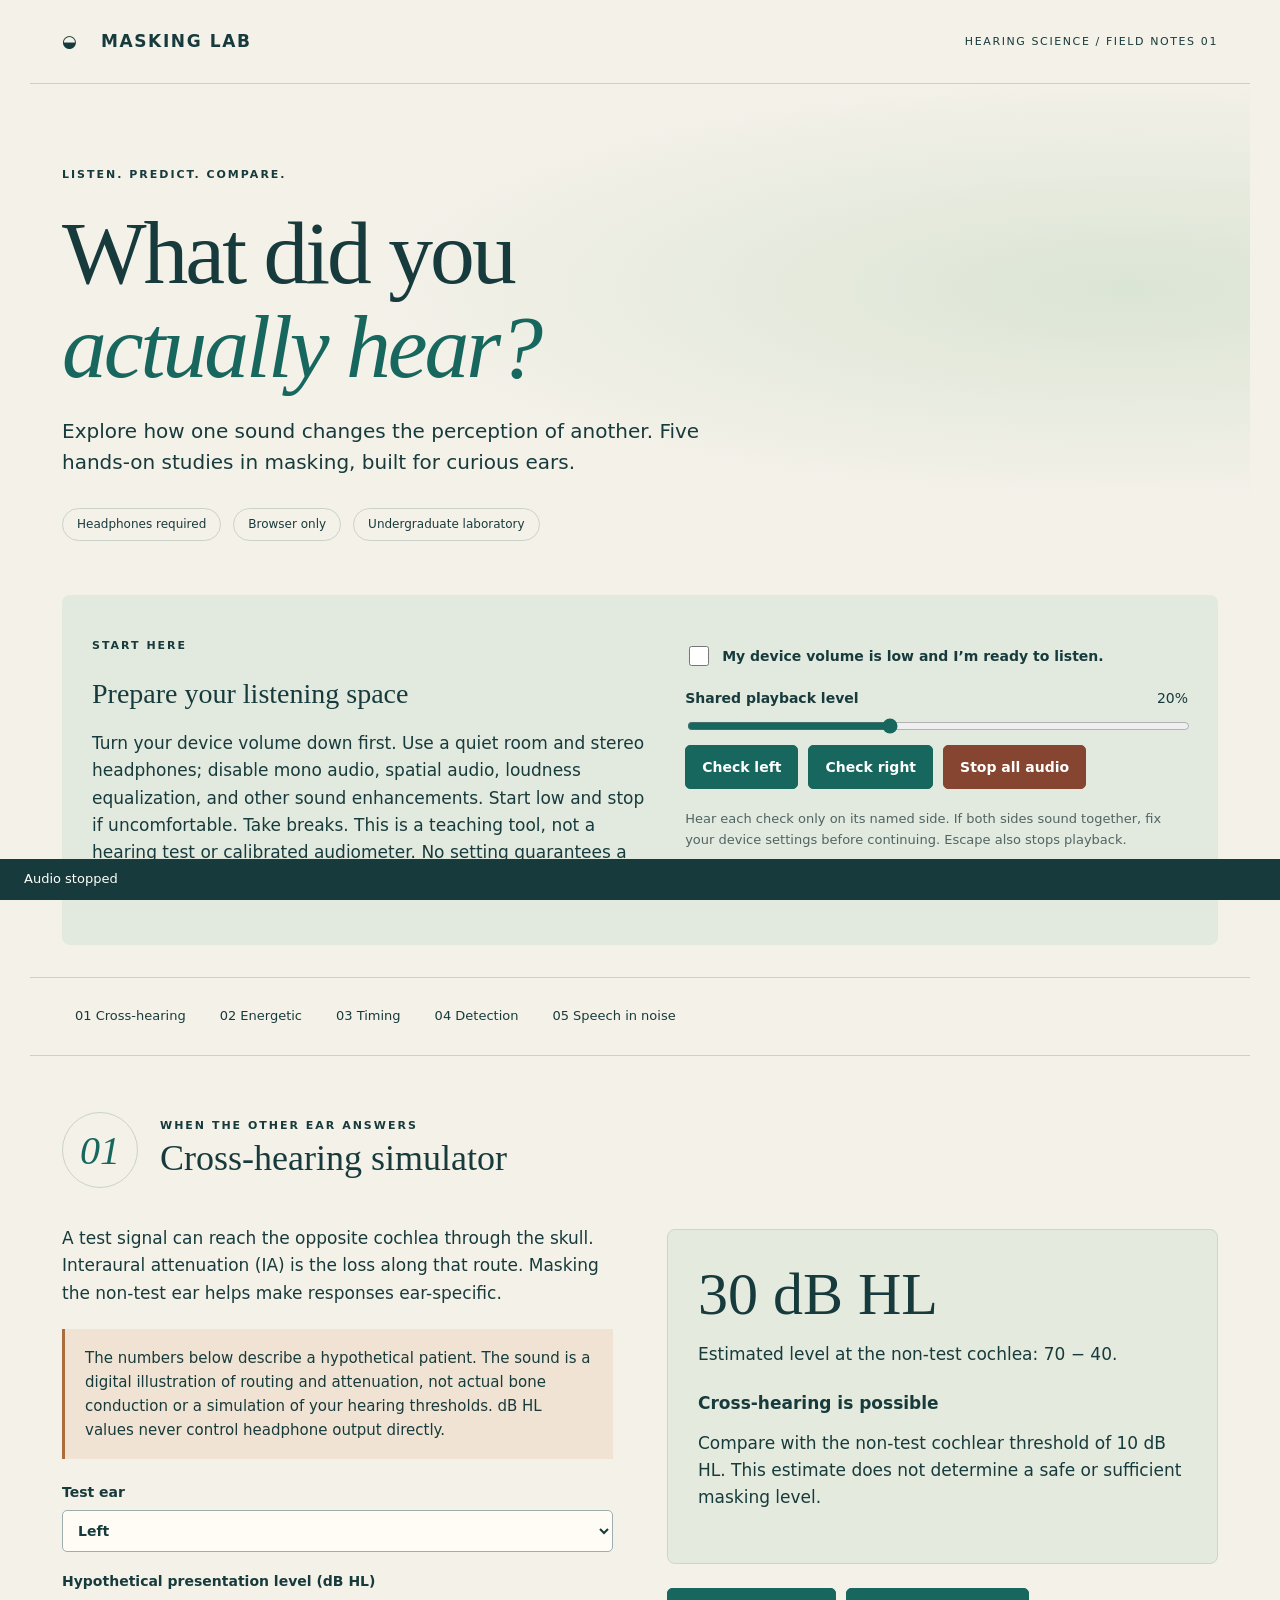
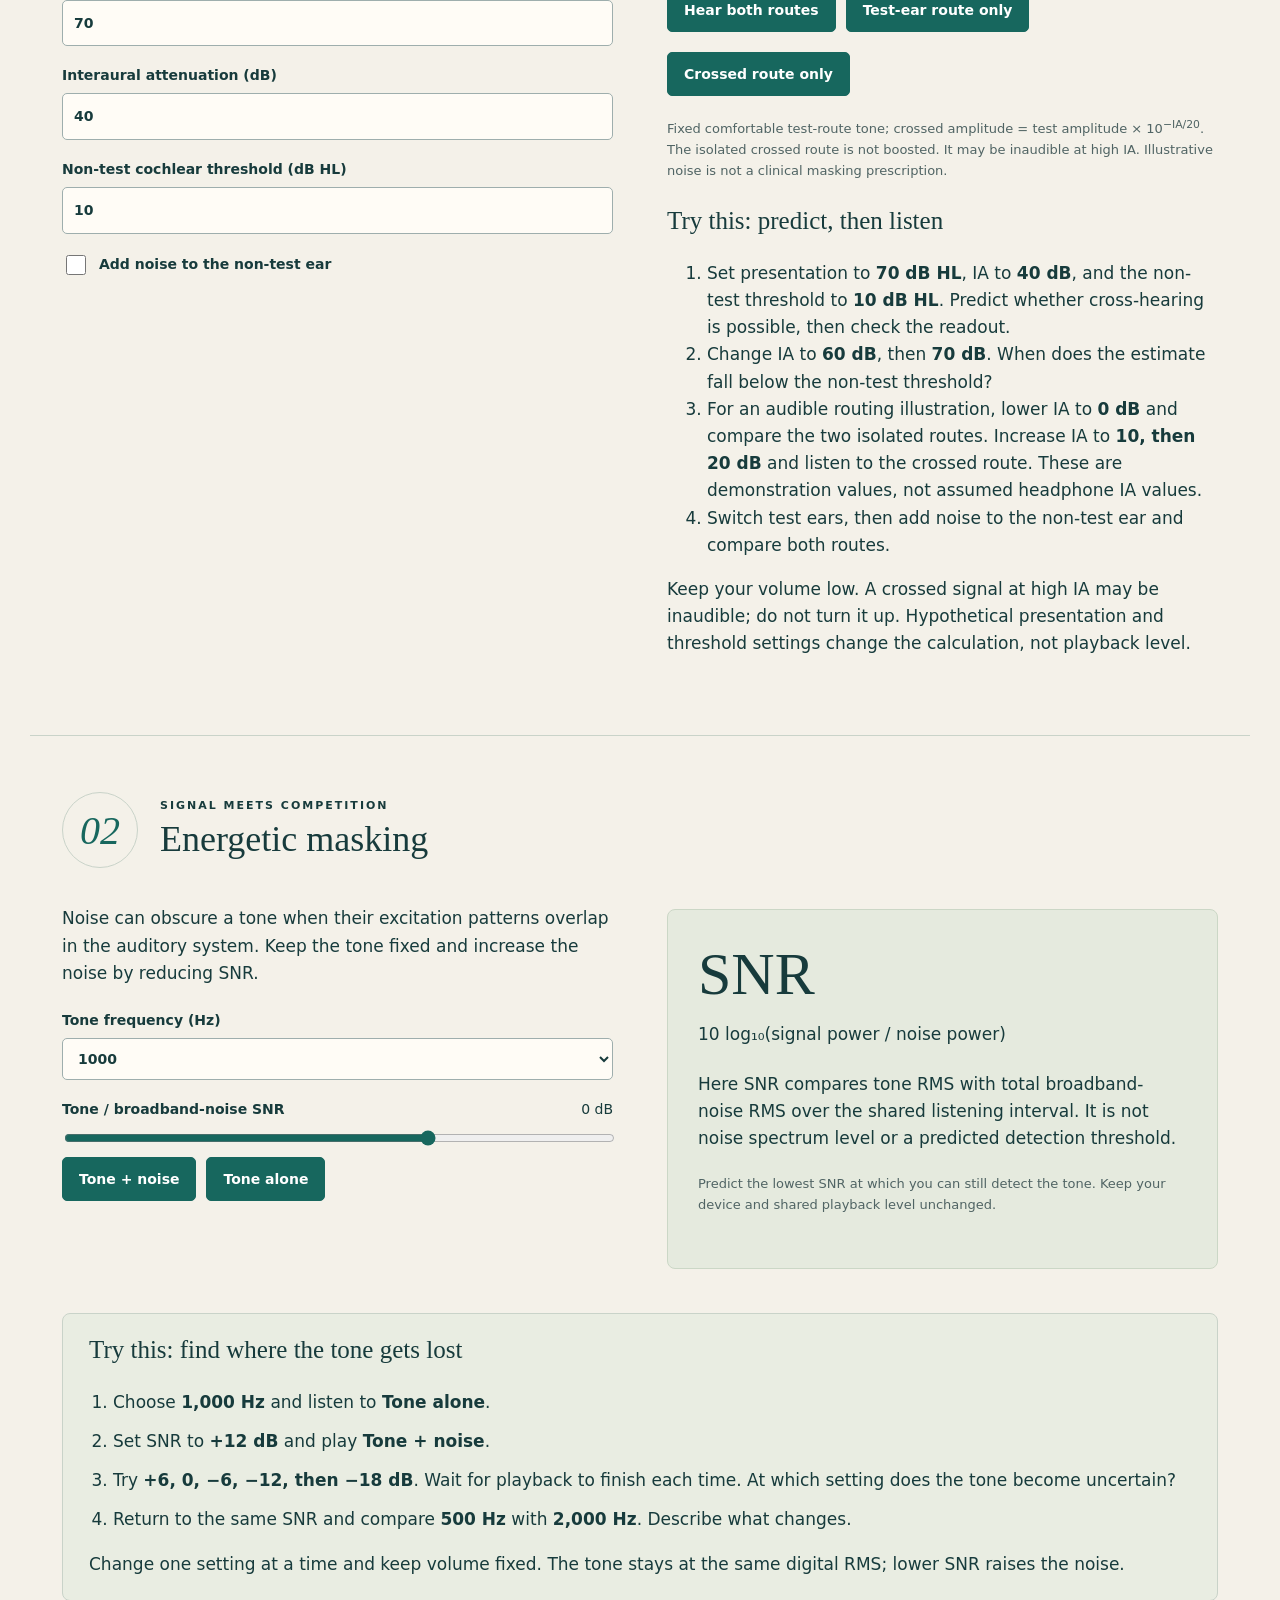
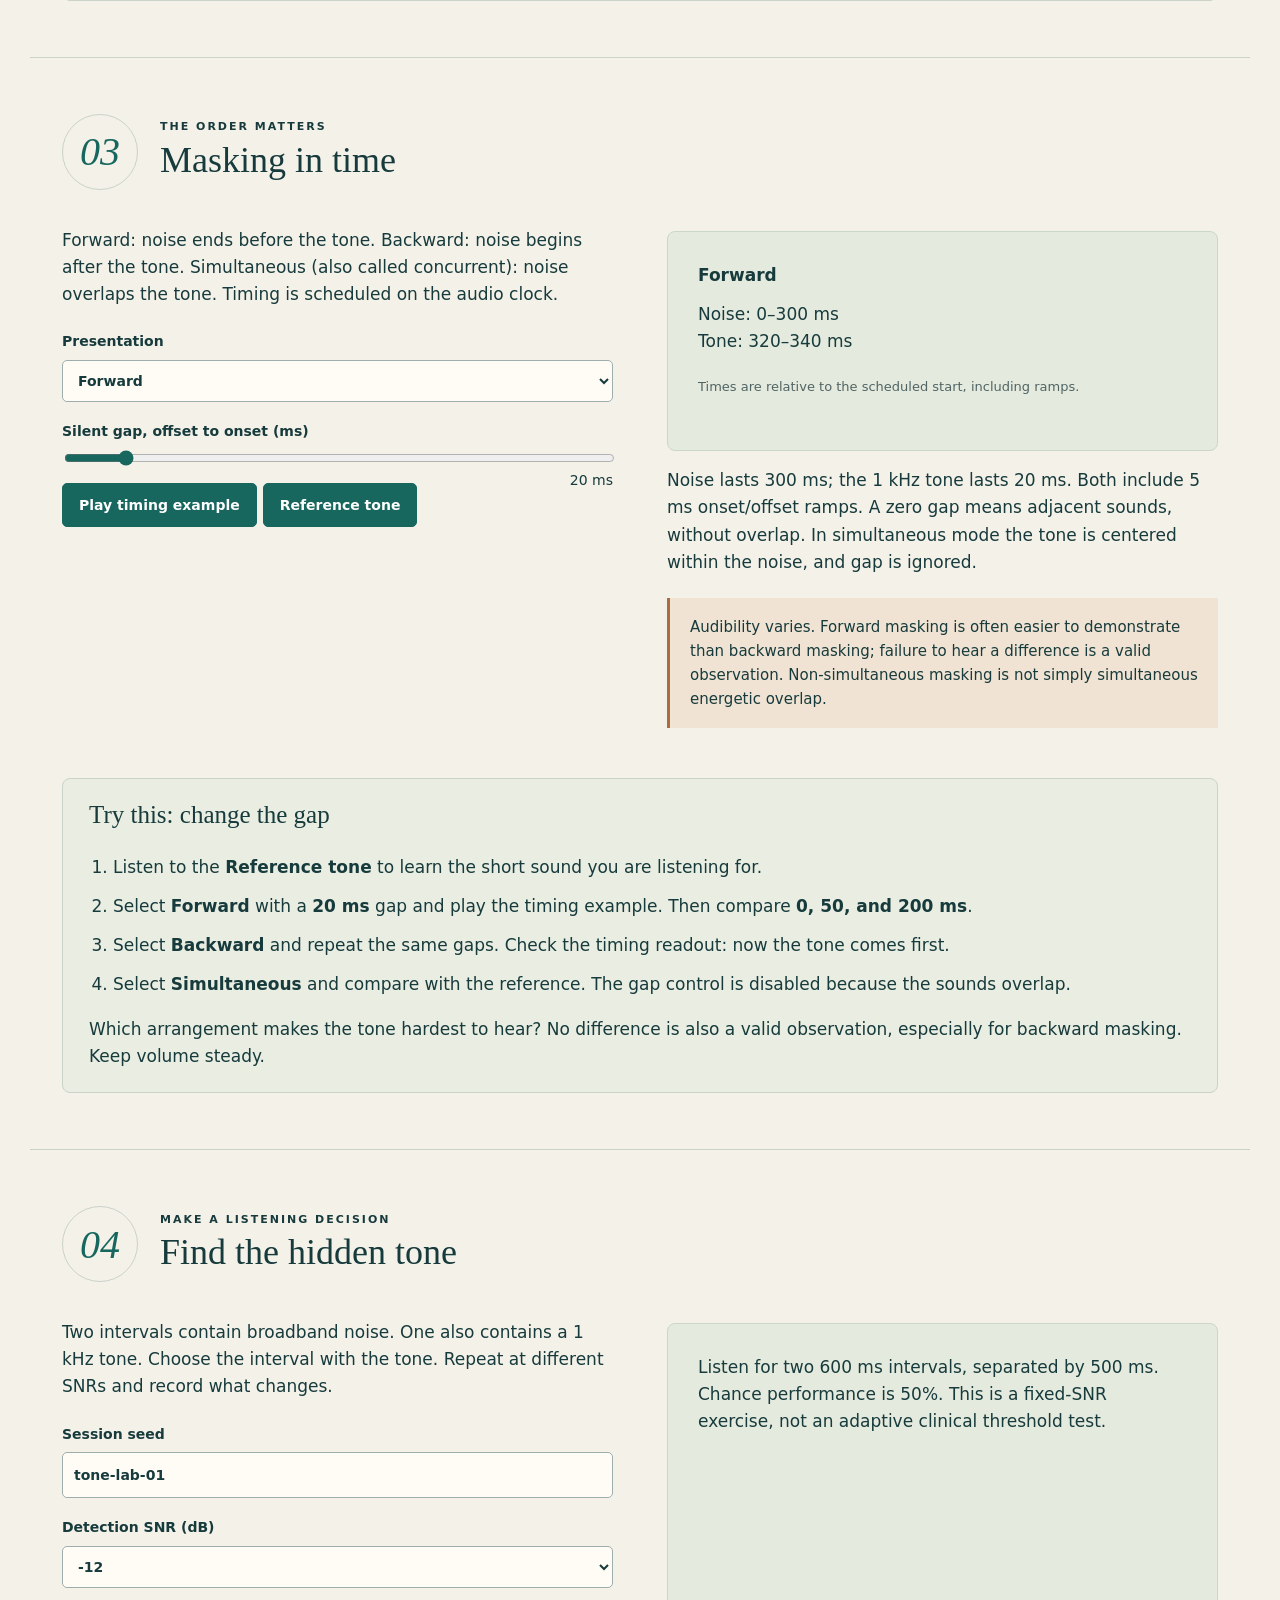
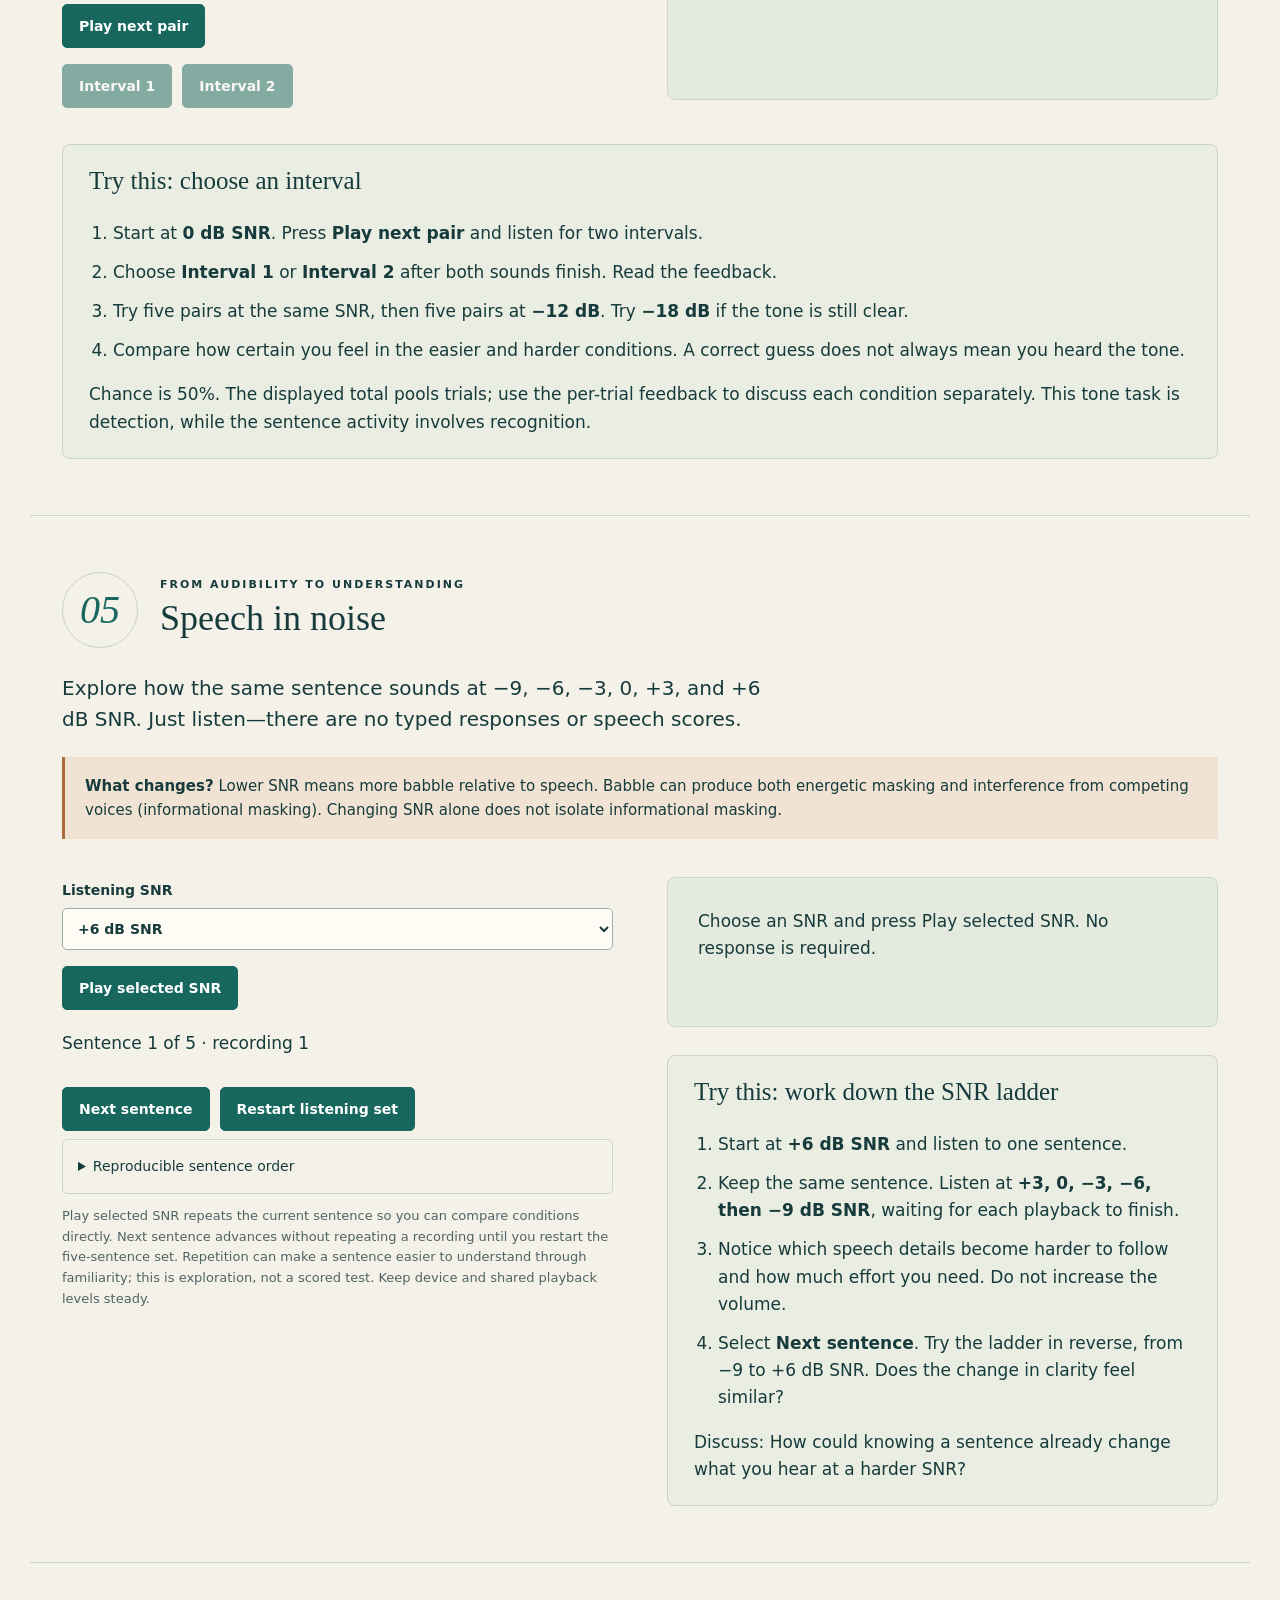
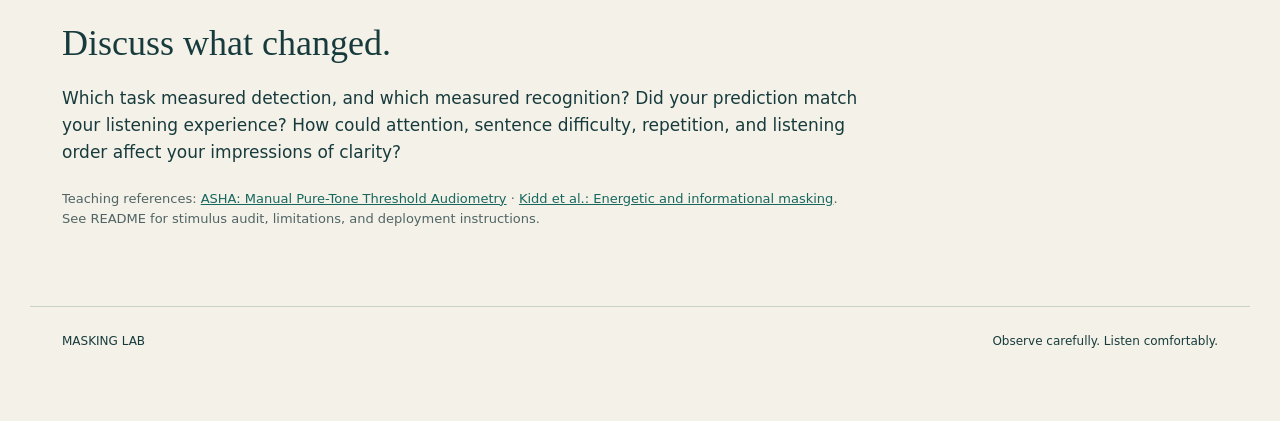
<file: index.html>
<!doctype html><html lang="en"><head><meta charset="utf-8"><meta name="viewport" content="width=device-width, initial-scale=1"><meta name="description" content="Interactive undergraduate hearing science masking laboratory"><title>Masking Lab · Hearing Science</title><link rel="stylesheet" href="style.css"></head><body>
<header><a class="brand" href="#main">◒ &nbsp; MASKING LAB</a><span>HEARING SCIENCE / FIELD NOTES 01</span></header>
<main id="main"><div class="hero"><p class="eyebrow">LISTEN. PREDICT. COMPARE.</p><h1>What did you<br><em>actually hear?</em></h1><p class="intro">Explore how one sound changes the perception of another. Five hands-on studies in masking, built for curious ears.</p><div class="chips"><span>Headphones required</span><span>Browser only</span><span>Undergraduate laboratory</span></div></div>
<section class="setup" aria-labelledby="setup-title"><div><p class="eyebrow">START HERE</p><h2 id="setup-title">Prepare your listening space</h2><p>Turn your device volume down first. Use a quiet room and stereo headphones; disable mono audio, spatial audio, loudness equalization, and other sound enhancements. Start low and stop if uncomfortable. Take breaks. This is a teaching tool, not a hearing test or calibrated audiometer. No setting guarantees a safe sound pressure level on your device.</p></div><div><label class="check" for="consent"><input id="consent" type="checkbox"> My device volume is low and I’m ready to listen.</label><label for="volume">Shared playback level <output id="volumeValue">20%</output></label><input id="volume" type="range" min="0" max="50" value="20"><div class="buttons"><button data-check="left">Check left</button><button data-check="right">Check right</button><button class="stop" id="stop">Stop all audio</button></div><p class="small">Hear each check only on its named side. If both sides sound together, fix your device settings before continuing. Escape also stops playback.</p></div></section>
<nav aria-label="Laboratory activities"><a href="#cross">01 Cross-hearing</a><a href="#energy">02 Energetic</a><a href="#temporal">03 Timing</a><a href="#detection">04 Detection</a><a href="#speech">05 Speech in noise</a></nav>
<section id="cross" class="activity"><div class="sectionhead"><span class="num">01</span><div><p class="eyebrow">WHEN THE OTHER EAR ANSWERS</p><h2>Cross-hearing simulator</h2></div></div><div class="grid"><div><p>A test signal can reach the opposite cochlea through the skull. Interaural attenuation (IA) is the loss along that route. Masking the non-test ear helps make responses ear-specific.</p><p class="note">The numbers below describe a hypothetical patient. The sound is a digital illustration of routing and attenuation, not actual bone conduction or a simulation of your hearing thresholds. dB HL values never control headphone output directly.</p><label for="ear">Test ear<select id="ear"><option value="left">Left</option><option value="right">Right</option></select></label><label for="level">Hypothetical presentation level (dB HL)<input id="level" type="number" min="0" max="100" value="70"></label><label for="ia">Interaural attenuation (dB)<input id="ia" type="number" min="0" max="80" value="40"></label><label for="threshold">Non-test cochlear threshold (dB HL)<input id="threshold" type="number" min="-10" max="90" value="10"></label><label class="check" for="ntemask"><input id="ntemask" type="checkbox"> Add noise to the non-test ear</label></div><div><div id="crossReadout" class="readout" aria-live="polite"></div><div class="buttons"><button id="crossBoth">Hear both routes</button><button id="crossTest">Test-ear route only</button><button id="crossOther">Crossed route only</button></div><p class="small">Fixed comfortable test-route tone; crossed amplitude = test amplitude × 10<sup>−IA/20</sup>. The isolated crossed route is not boosted. It may be inaudible at high IA. Illustrative noise is not a clinical masking prescription.</p><h3>Try this: predict, then listen</h3><ol><li>Set presentation to <strong>70 dB HL</strong>, IA to <strong>40 dB</strong>, and the non-test threshold to <strong>10 dB HL</strong>. Predict whether cross-hearing is possible, then check the readout.</li><li>Change IA to <strong>60 dB</strong>, then <strong>70 dB</strong>. When does the estimate fall below the non-test threshold?</li><li>For an audible routing illustration, lower IA to <strong>0 dB</strong> and compare the two isolated routes. Increase IA to <strong>10, then 20 dB</strong> and listen to the crossed route. These are demonstration values, not assumed headphone IA values.</li><li>Switch test ears, then add noise to the non-test ear and compare both routes.</li></ol><p>Keep your volume low. A crossed signal at high IA may be inaudible; do not turn it up. Hypothetical presentation and threshold settings change the calculation, not playback level.</p></div></div></section>
<section id="energy" class="activity"><div class="sectionhead"><span class="num">02</span><div><p class="eyebrow">SIGNAL MEETS COMPETITION</p><h2>Energetic masking</h2></div></div><div class="grid"><div><p>Noise can obscure a tone when their excitation patterns overlap in the auditory system. Keep the tone fixed and increase the noise by reducing SNR.</p><label for="freq">Tone frequency (Hz)<select id="freq"><option>500</option><option selected>1000</option><option>2000</option><option>4000</option></select></label><label for="snr">Tone / broadband-noise SNR <output id="snrValue">0 dB</output></label><input id="snr" type="range" min="-24" max="12" step="3" value="0"><div class="buttons"><button id="energyPlay">Tone + noise</button><button id="toneAlone">Tone alone</button></div></div><div class="readout"><span class="big">SNR</span><p>10 log₁₀(signal power / noise power)</p><p>Here SNR compares tone RMS with total broadband-noise RMS over the shared listening interval. It is not noise spectrum level or a predicted detection threshold.</p><p class="small">Predict the lowest SNR at which you can still detect the tone. Keep your device and shared playback level unchanged.</p></div></div><div class="try"><h3>Try this: find where the tone gets lost</h3><ol><li>Choose <strong>1,000 Hz</strong> and listen to <strong>Tone alone</strong>.</li><li>Set SNR to <strong>+12 dB</strong> and play <strong>Tone + noise</strong>.</li><li>Try <strong>+6, 0, −6, −12, then −18 dB</strong>. Wait for playback to finish each time. At which setting does the tone become uncertain?</li><li>Return to the same SNR and compare <strong>500 Hz</strong> with <strong>2,000 Hz</strong>. Describe what changes.</li></ol><p>Change one setting at a time and keep volume fixed. The tone stays at the same digital RMS; lower SNR raises the noise.</p></div></section>
<section id="temporal" class="activity"><div class="sectionhead"><span class="num">03</span><div><p class="eyebrow">THE ORDER MATTERS</p><h2>Masking in time</h2></div></div><div class="grid"><div><p>Forward: noise ends before the tone. Backward: noise begins after the tone. Simultaneous (also called concurrent): noise overlaps the tone. Timing is scheduled on the audio clock.</p><label for="timing">Presentation<select id="timing"><option value="forward">Forward</option><option value="backward">Backward</option><option value="simultaneous">Simultaneous</option></select></label><label for="gap">Silent gap, offset to onset (ms)<input id="gap" type="range" min="0" max="200" step="5" value="20"><output id="gapValue">20 ms</output></label><button id="timePlay">Play timing example</button><button id="timeTone">Reference tone</button></div><div><div id="timeline" class="readout" aria-live="polite"></div><p>Noise lasts 300 ms; the 1 kHz tone lasts 20 ms. Both include 5 ms onset/offset ramps. A zero gap means adjacent sounds, without overlap. In simultaneous mode the tone is centered within the noise, and gap is ignored.</p><p class="note">Audibility varies. Forward masking is often easier to demonstrate than backward masking; failure to hear a difference is a valid observation. Non-simultaneous masking is not simply simultaneous energetic overlap.</p></div></div><div class="try"><h3>Try this: change the gap</h3><ol><li>Listen to the <strong>Reference tone</strong> to learn the short sound you are listening for.</li><li>Select <strong>Forward</strong> with a <strong>20 ms</strong> gap and play the timing example. Then compare <strong>0, 50, and 200 ms</strong>.</li><li>Select <strong>Backward</strong> and repeat the same gaps. Check the timing readout: now the tone comes first.</li><li>Select <strong>Simultaneous</strong> and compare with the reference. The gap control is disabled because the sounds overlap.</li></ol><p>Which arrangement makes the tone hardest to hear? No difference is also a valid observation, especially for backward masking. Keep volume steady.</p></div></section>
<section id="detection" class="activity"><div class="sectionhead"><span class="num">04</span><div><p class="eyebrow">MAKE A LISTENING DECISION</p><h2>Find the hidden tone</h2></div></div><div class="grid"><div><p>Two intervals contain broadband noise. One also contains a 1 kHz tone. Choose the interval with the tone. Repeat at different SNRs and record what changes.</p><label for="detectSeed">Session seed<input id="detectSeed" value="tone-lab-01" maxlength="80"></label><label for="detectSnr">Detection SNR (dB)<select id="detectSnr"><option>-24</option><option>-18</option><option selected>-12</option><option>-6</option><option>0</option></select></label><button id="detectPlay">Play next pair</button><div class="buttons"><button id="answer1" disabled>Interval 1</button><button id="answer2" disabled>Interval 2</button></div></div><div class="readout" id="detectResult" aria-live="polite">Listen for two 600 ms intervals, separated by 500 ms. Chance performance is 50%. This is a fixed-SNR exercise, not an adaptive clinical threshold test.</div></div><div class="try"><h3>Try this: choose an interval</h3><ol><li>Start at <strong>0 dB SNR</strong>. Press <strong>Play next pair</strong> and listen for two intervals.</li><li>Choose <strong>Interval 1</strong> or <strong>Interval 2</strong> after both sounds finish. Read the feedback.</li><li>Try five pairs at the same SNR, then five pairs at <strong>−12 dB</strong>. Try <strong>−18 dB</strong> if the tone is still clear.</li><li>Compare how certain you feel in the easier and harder conditions. A correct guess does not always mean you heard the tone.</li></ol><p>Chance is 50%. The displayed total pools trials; use the per-trial feedback to discuss each condition separately. This tone task is detection, while the sentence activity involves recognition.</p></div></section>
<section id="speech" class="activity"><div class="sectionhead"><span class="num">05</span><div><p class="eyebrow">FROM AUDIBILITY TO UNDERSTANDING</p><h2>Speech in noise</h2></div></div><p class="intro">Explore how the same sentence sounds at −9, −6, −3, 0, +3, and +6 dB SNR. Just listen—there are no typed responses or speech scores.</p>
<div class="note"><strong>What changes?</strong> Lower SNR means more babble relative to speech. Babble can produce both energetic masking and interference from competing voices (informational masking). Changing SNR alone does not isolate informational masking.</div>
<div class="grid"><div><label for="exploreSnr">Listening SNR<select id="exploreSnr"></select></label><button id="explore">Play selected SNR</button><p id="sentenceStatus" aria-live="polite"></p><div class="buttons"><button id="nextSentence">Next sentence</button><button id="restartSpeech">Restart listening set</button></div><details><summary>Reproducible sentence order</summary><label for="speechSeed">Listening set seed<input id="speechSeed" value="hearing-lab-01" maxlength="80"></label><p class="small">The same seed gives the same order of five sentences and the same babble offset for each recording. Changing the seed restarts the set.</p></details><p class="small">Play selected SNR repeats the current sentence so you can compare conditions directly. Next sentence advances without repeating a recording until you restart the five-sentence set. Repetition can make a sentence easier to understand through familiarity; this is exploration, not a scored test. Keep device and shared playback levels steady.</p></div>
<div><div class="readout" id="speechStatus" aria-live="polite">Choose an SNR and press Play selected SNR. No response is required.</div><div class="try"><h3>Try this: work down the SNR ladder</h3><ol><li>Start at <strong>+6 dB SNR</strong> and listen to one sentence.</li><li>Keep the same sentence. Listen at <strong>+3, 0, −3, −6, then −9 dB SNR</strong>, waiting for each playback to finish.</li><li>Notice which speech details become harder to follow and how much effort you need. Do not increase the volume.</li><li>Select <strong>Next sentence</strong>. Try the ladder in reverse, from −9 to +6 dB SNR. Does the change in clarity feel similar?</li></ol><p>Discuss: How could knowing a sentence already change what you hear at a harder SNR?</p></div></div></div></section>
<section class="closing"><h2>Discuss what changed.</h2><p>Which task measured detection, and which measured recognition? Did your prediction match your listening experience? How could attention, sentence difficulty, repetition, and listening order affect your impressions of clarity?</p><p class="small">Teaching references: <a href="https://www.asha.org/policy/gl2005-00014/">ASHA: Manual Pure-Tone Threshold Audiometry</a> · <a href="https://pubmed.ncbi.nlm.nih.gov/16158654/">Kidd et al.: Energetic and informational masking</a>. See README for stimulus audit, limitations, and deployment instructions.</p></section></main><div id="globalStatus" role="status" aria-live="polite">Audio stopped</div><footer>MASKING LAB <span>Observe carefully. Listen comfortably.</span></footer><script src="app.js"></script></body></html>
</file>
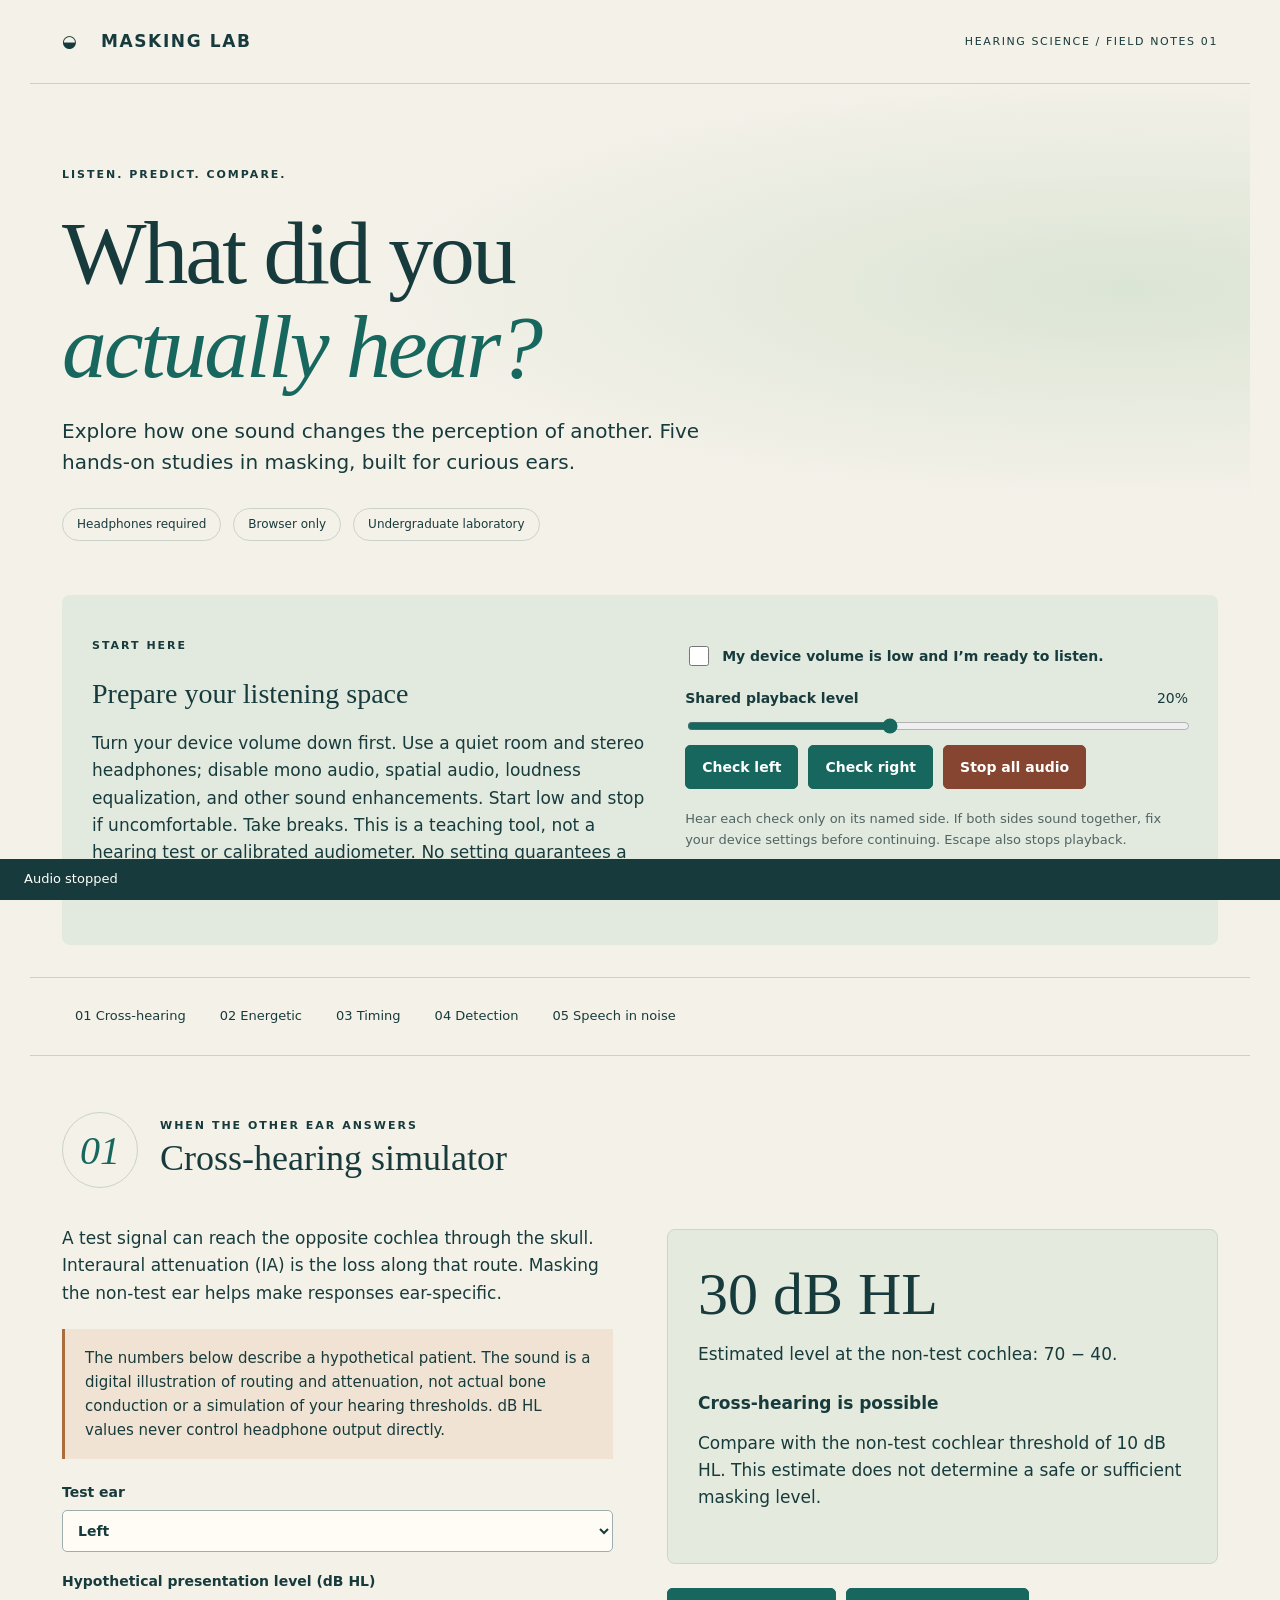
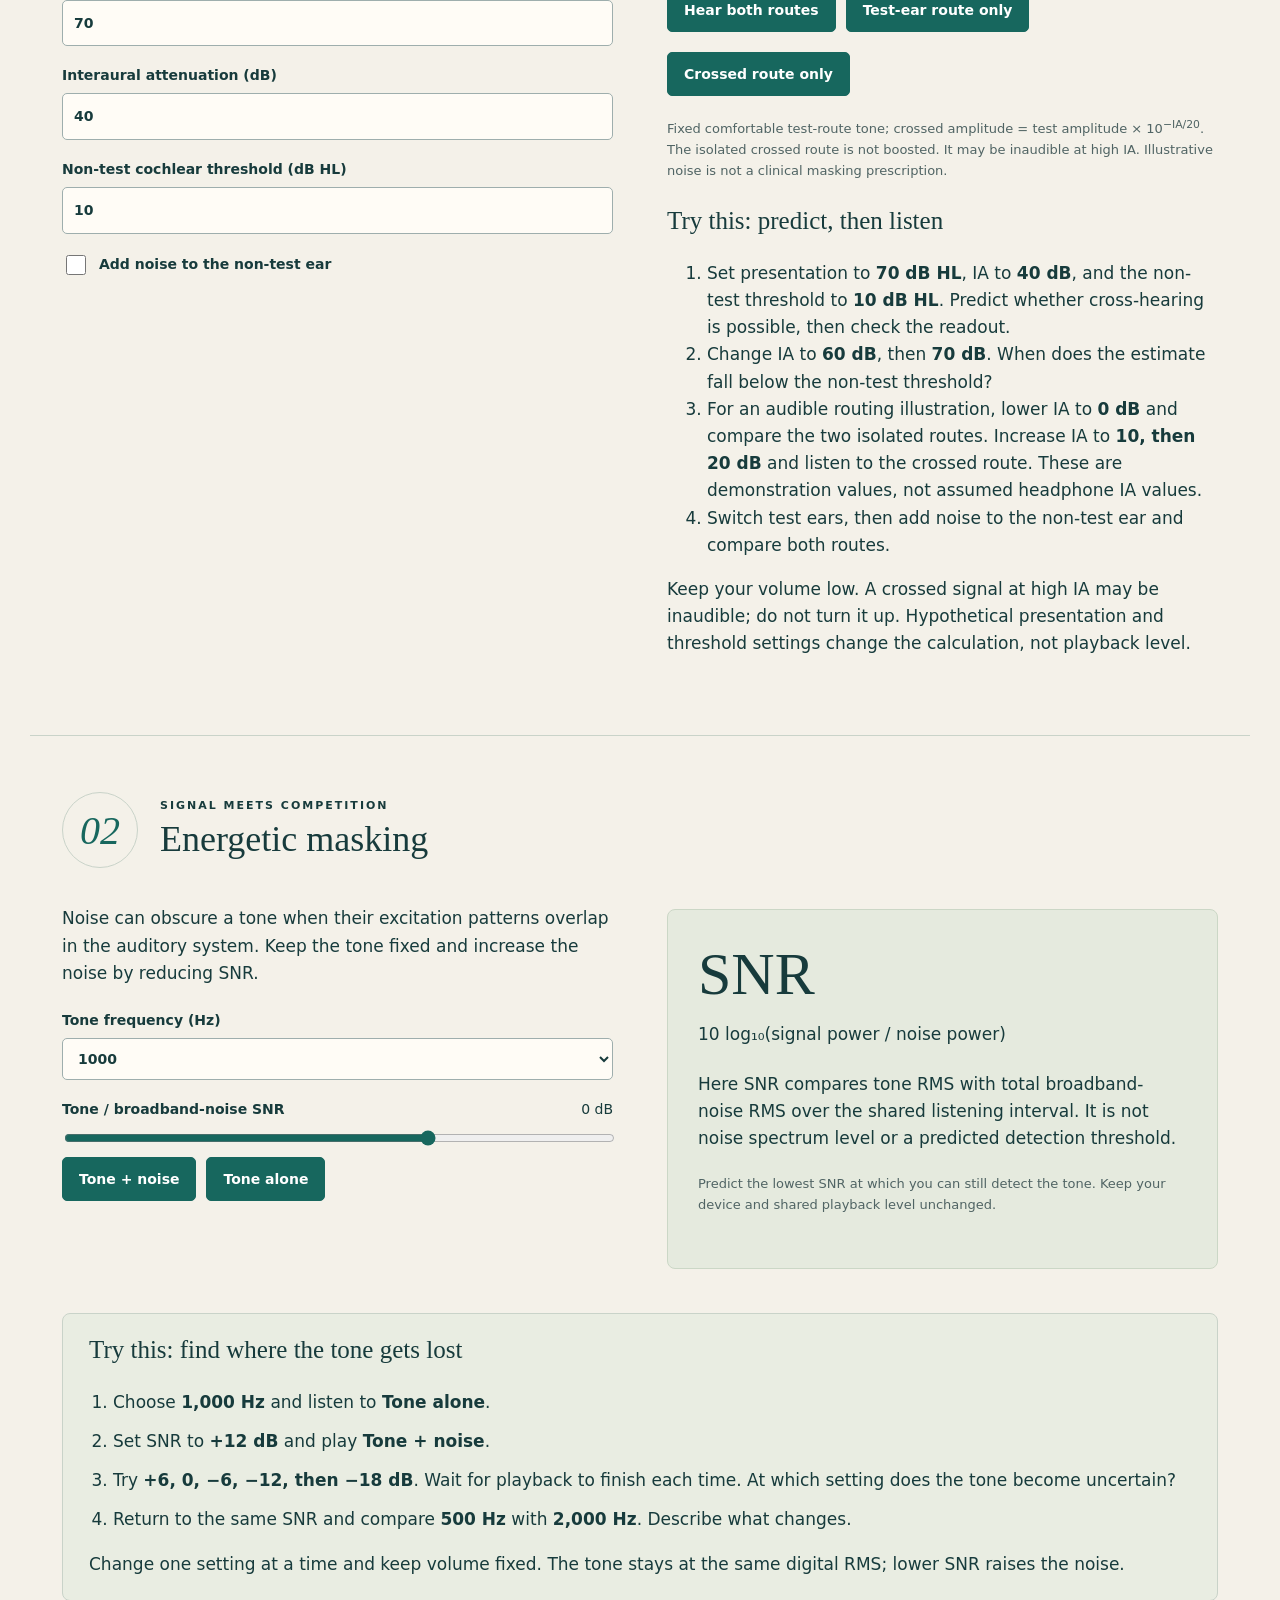
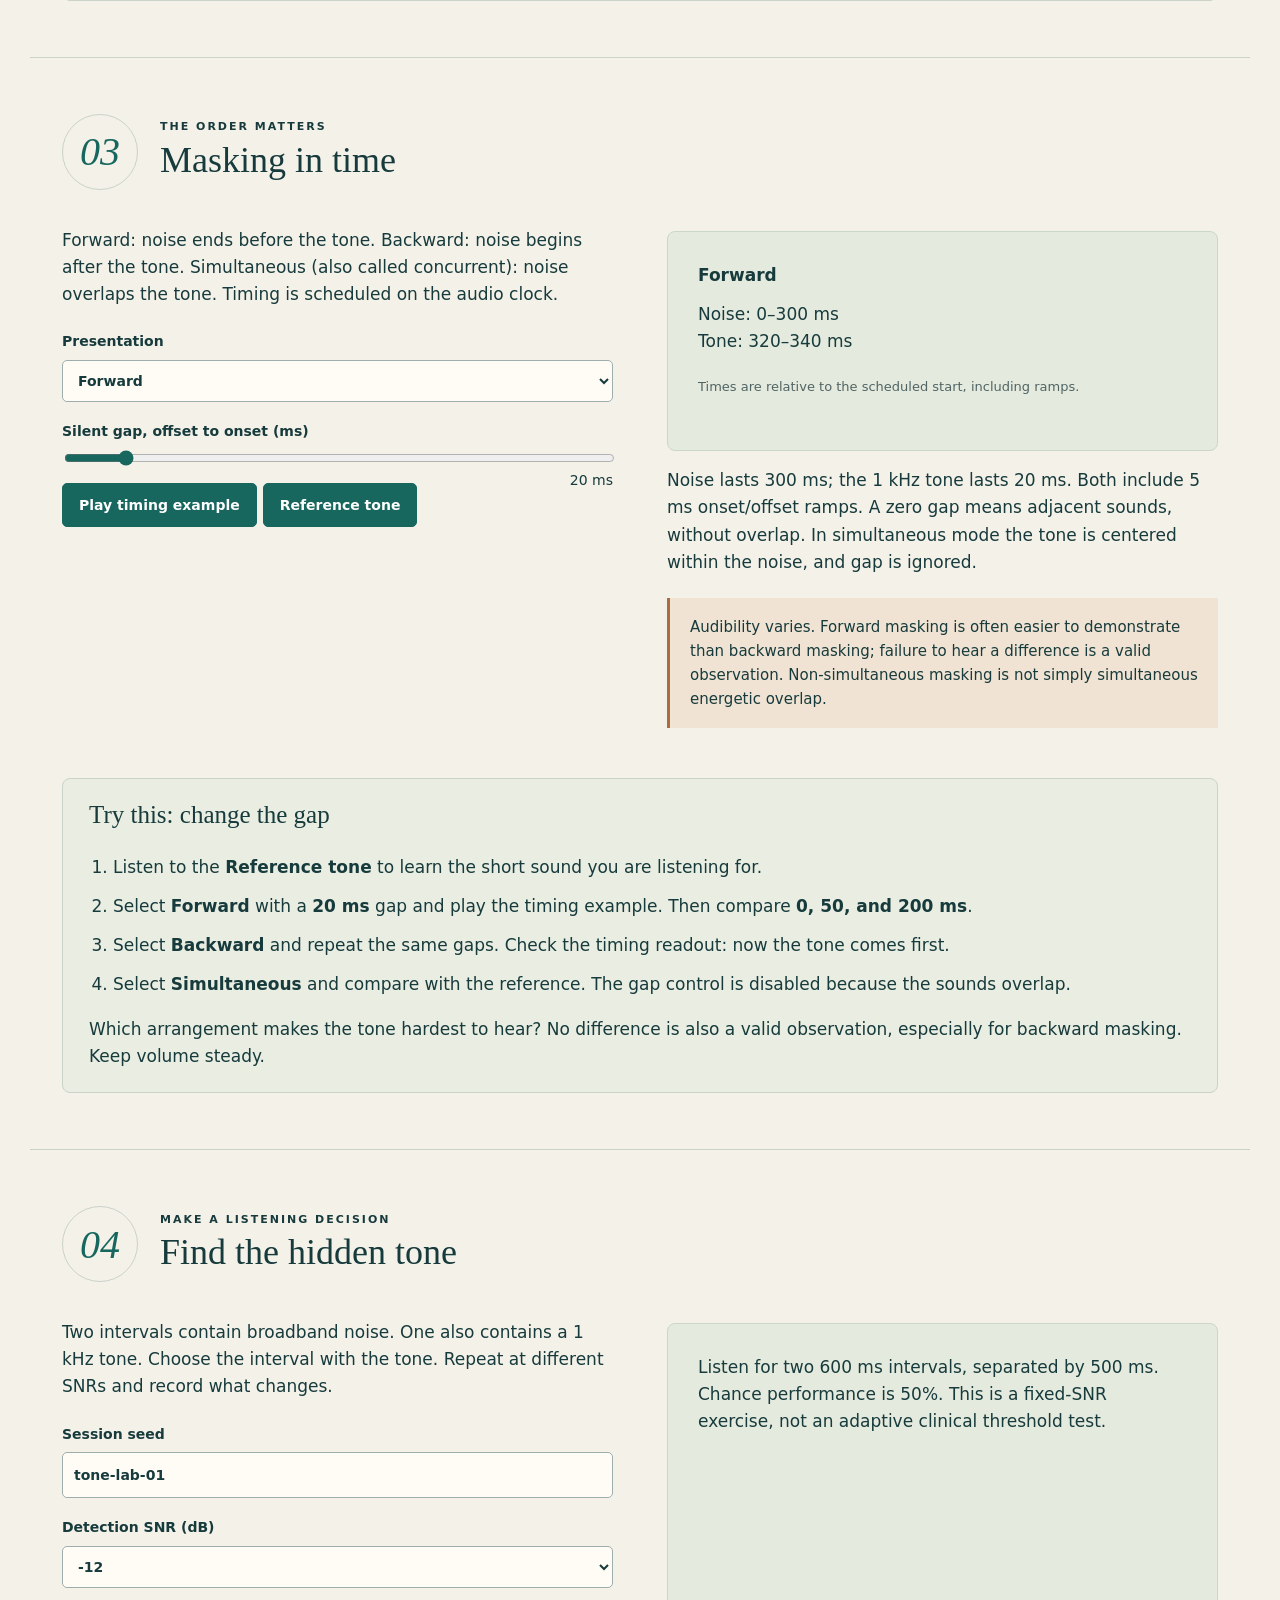
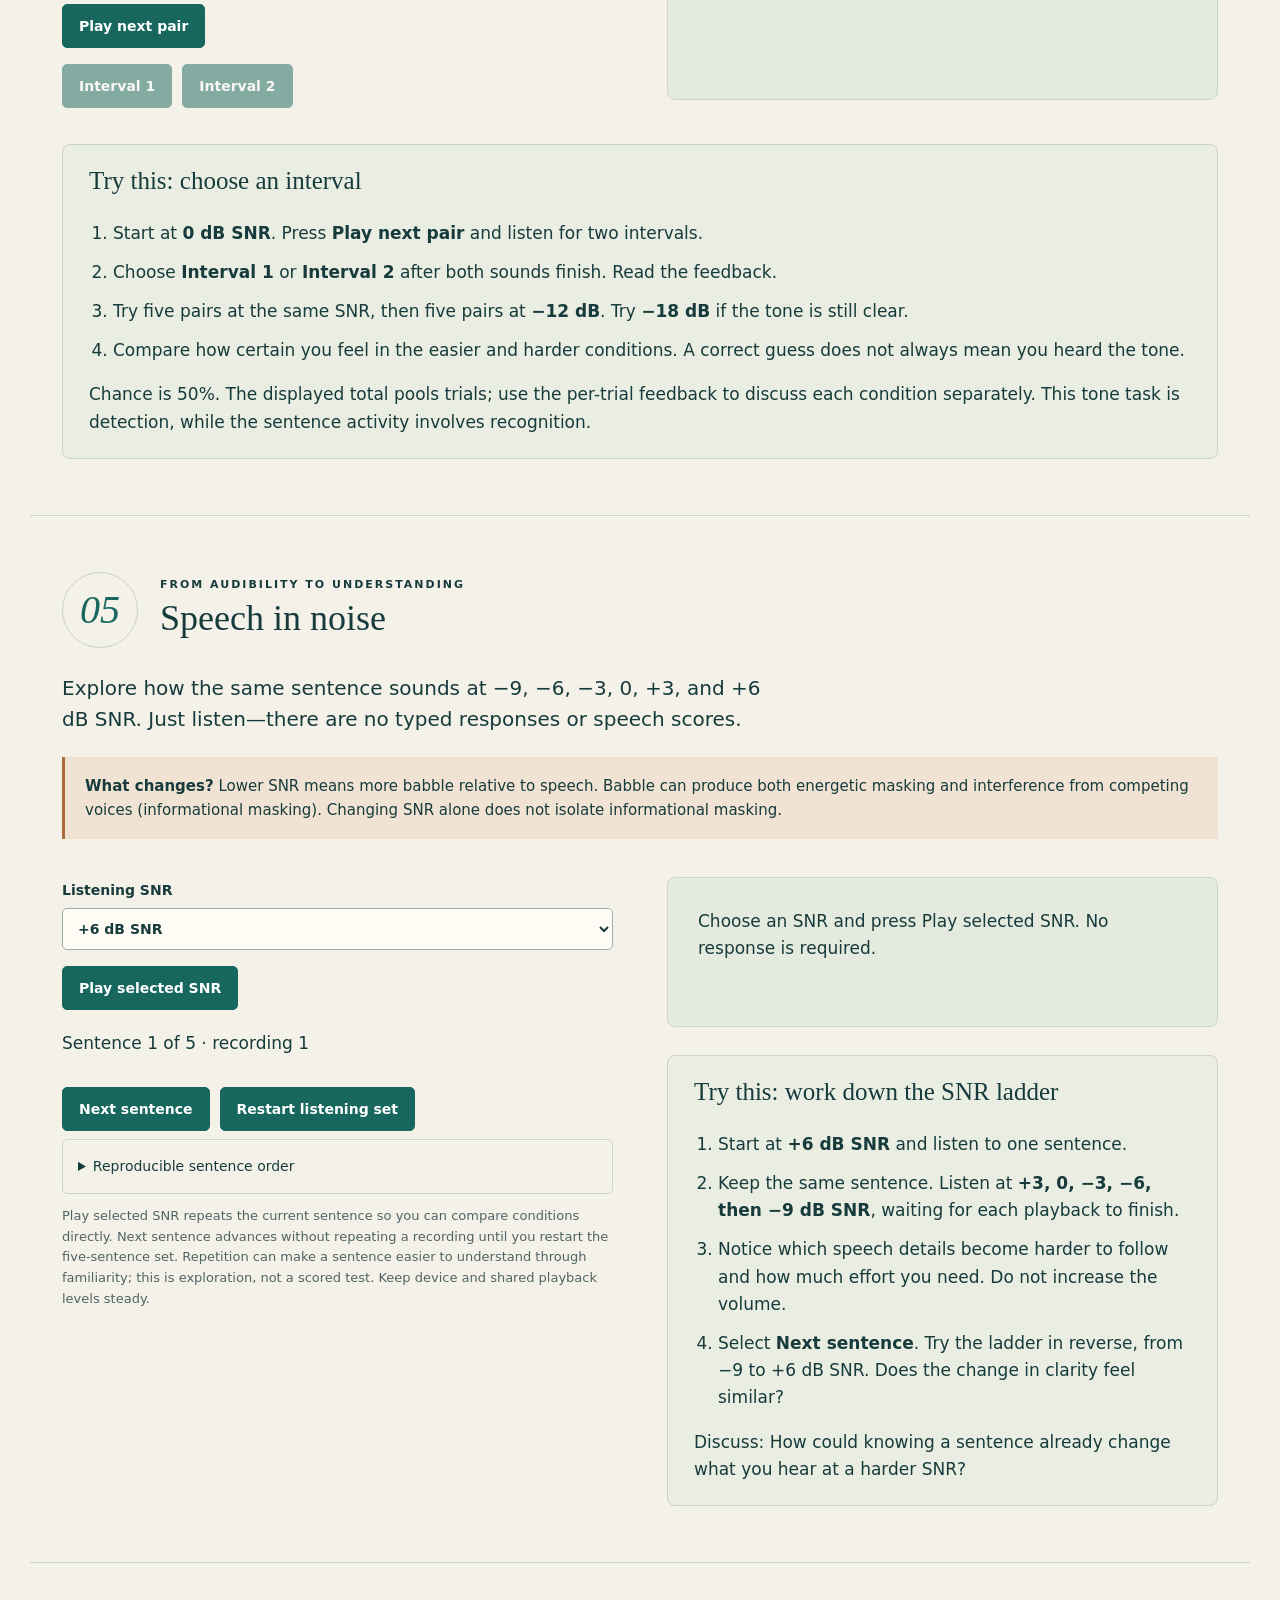
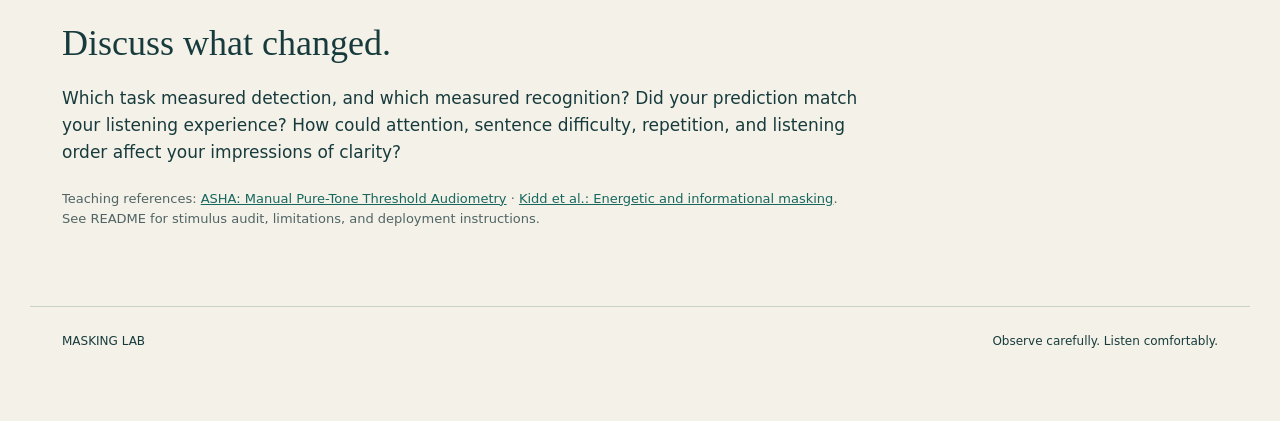
<file: media/index.html>
<!doctype html><html lang="en"><head><meta charset="utf-8"><meta name="viewport" content="width=device-width, initial-scale=1"><meta name="description" content="Interactive undergraduate hearing science masking laboratory"><title>Masking Lab · Hearing Science</title><link rel="stylesheet" href="style.css"></head><body>
<header><a class="brand" href="#main">◒ &nbsp; MASKING LAB</a><span>HEARING SCIENCE / FIELD NOTES 01</span></header>
<main id="main"><div class="hero"><p class="eyebrow">LISTEN. PREDICT. COMPARE.</p><h1>What did you<br><em>actually hear?</em></h1><p class="intro">Explore how one sound changes the perception of another. Five hands-on studies in masking, built for curious ears.</p><div class="chips"><span>Headphones required</span><span>Browser only</span><span>Undergraduate laboratory</span></div></div>
<section class="setup" aria-labelledby="setup-title"><div><p class="eyebrow">START HERE</p><h2 id="setup-title">Prepare your listening space</h2><p>Turn your device volume down first. Use a quiet room and stereo headphones; disable mono audio, spatial audio, loudness equalization, and other sound enhancements. Start low and stop if uncomfortable. Take breaks. This is a teaching tool, not a hearing test or calibrated audiometer. No setting guarantees a safe sound pressure level on your device.</p></div><div><label class="check" for="consent"><input id="consent" type="checkbox"> My device volume is low and I’m ready to listen.</label><label for="volume">Shared playback level <output id="volumeValue">20%</output></label><input id="volume" type="range" min="0" max="50" value="20"><div class="buttons"><button data-check="left">Check left</button><button data-check="right">Check right</button><button class="stop" id="stop">Stop all audio</button></div><p class="small">Hear each check only on its named side. If both sides sound together, fix your device settings before continuing. Escape also stops playback.</p></div></section>
<nav aria-label="Laboratory activities"><a href="#cross">01 Cross-hearing</a><a href="#energy">02 Energetic</a><a href="#temporal">03 Timing</a><a href="#detection">04 Detection</a><a href="#speech">05 Speech in noise</a></nav>
<section id="cross" class="activity"><div class="sectionhead"><span class="num">01</span><div><p class="eyebrow">WHEN THE OTHER EAR ANSWERS</p><h2>Cross-hearing simulator</h2></div></div><div class="grid"><div><p>A test signal can reach the opposite cochlea through the skull. Interaural attenuation (IA) is the loss along that route. Masking the non-test ear helps make responses ear-specific.</p><p class="note">The numbers below describe a hypothetical patient. The sound is a digital illustration of routing and attenuation, not actual bone conduction or a simulation of your hearing thresholds. dB HL values never control headphone output directly.</p><label for="ear">Test ear<select id="ear"><option value="left">Left</option><option value="right">Right</option></select></label><label for="level">Hypothetical presentation level (dB HL)<input id="level" type="number" min="0" max="100" value="70"></label><label for="ia">Interaural attenuation (dB)<input id="ia" type="number" min="0" max="80" value="40"></label><label for="threshold">Non-test cochlear threshold (dB HL)<input id="threshold" type="number" min="-10" max="90" value="10"></label><label class="check" for="ntemask"><input id="ntemask" type="checkbox"> Add noise to the non-test ear</label></div><div><div id="crossReadout" class="readout" aria-live="polite"></div><div class="buttons"><button id="crossBoth">Hear both routes</button><button id="crossTest">Test-ear route only</button><button id="crossOther">Crossed route only</button></div><p class="small">Fixed comfortable test-route tone; crossed amplitude = test amplitude × 10<sup>−IA/20</sup>. The isolated crossed route is not boosted. It may be inaudible at high IA. Illustrative noise is not a clinical masking prescription.</p><h3>Try this: predict, then listen</h3><ol><li>Set presentation to <strong>70 dB HL</strong>, IA to <strong>40 dB</strong>, and the non-test threshold to <strong>10 dB HL</strong>. Predict whether cross-hearing is possible, then check the readout.</li><li>Change IA to <strong>60 dB</strong>, then <strong>70 dB</strong>. When does the estimate fall below the non-test threshold?</li><li>For an audible routing illustration, lower IA to <strong>0 dB</strong> and compare the two isolated routes. Increase IA to <strong>10, then 20 dB</strong> and listen to the crossed route. These are demonstration values, not assumed headphone IA values.</li><li>Switch test ears, then add noise to the non-test ear and compare both routes.</li></ol><p>Keep your volume low. A crossed signal at high IA may be inaudible; do not turn it up. Hypothetical presentation and threshold settings change the calculation, not playback level.</p></div></div></section>
<section id="energy" class="activity"><div class="sectionhead"><span class="num">02</span><div><p class="eyebrow">SIGNAL MEETS COMPETITION</p><h2>Energetic masking</h2></div></div><div class="grid"><div><p>Noise can obscure a tone when their excitation patterns overlap in the auditory system. Keep the tone fixed and increase the noise by reducing SNR.</p><label for="freq">Tone frequency (Hz)<select id="freq"><option>500</option><option selected>1000</option><option>2000</option><option>4000</option></select></label><label for="snr">Tone / broadband-noise SNR <output id="snrValue">0 dB</output></label><input id="snr" type="range" min="-24" max="12" step="3" value="0"><div class="buttons"><button id="energyPlay">Tone + noise</button><button id="toneAlone">Tone alone</button></div></div><div class="readout"><span class="big">SNR</span><p>10 log₁₀(signal power / noise power)</p><p>Here SNR compares tone RMS with total broadband-noise RMS over the shared listening interval. It is not noise spectrum level or a predicted detection threshold.</p><p class="small">Predict the lowest SNR at which you can still detect the tone. Keep your device and shared playback level unchanged.</p></div></div><div class="try"><h3>Try this: find where the tone gets lost</h3><ol><li>Choose <strong>1,000 Hz</strong> and listen to <strong>Tone alone</strong>.</li><li>Set SNR to <strong>+12 dB</strong> and play <strong>Tone + noise</strong>.</li><li>Try <strong>+6, 0, −6, −12, then −18 dB</strong>. Wait for playback to finish each time. At which setting does the tone become uncertain?</li><li>Return to the same SNR and compare <strong>500 Hz</strong> with <strong>2,000 Hz</strong>. Describe what changes.</li></ol><p>Change one setting at a time and keep volume fixed. The tone stays at the same digital RMS; lower SNR raises the noise.</p></div></section>
<section id="temporal" class="activity"><div class="sectionhead"><span class="num">03</span><div><p class="eyebrow">THE ORDER MATTERS</p><h2>Masking in time</h2></div></div><div class="grid"><div><p>Forward: noise ends before the tone. Backward: noise begins after the tone. Simultaneous (also called concurrent): noise overlaps the tone. Timing is scheduled on the audio clock.</p><label for="timing">Presentation<select id="timing"><option value="forward">Forward</option><option value="backward">Backward</option><option value="simultaneous">Simultaneous</option></select></label><label for="gap">Silent gap, offset to onset (ms)<input id="gap" type="range" min="0" max="200" step="5" value="20"><output id="gapValue">20 ms</output></label><button id="timePlay">Play timing example</button><button id="timeTone">Reference tone</button></div><div><div id="timeline" class="readout" aria-live="polite"></div><p>Noise lasts 300 ms; the 1 kHz tone lasts 20 ms. Both include 5 ms onset/offset ramps. A zero gap means adjacent sounds, without overlap. In simultaneous mode the tone is centered within the noise, and gap is ignored.</p><p class="note">Audibility varies. Forward masking is often easier to demonstrate than backward masking; failure to hear a difference is a valid observation. Non-simultaneous masking is not simply simultaneous energetic overlap.</p></div></div><div class="try"><h3>Try this: change the gap</h3><ol><li>Listen to the <strong>Reference tone</strong> to learn the short sound you are listening for.</li><li>Select <strong>Forward</strong> with a <strong>20 ms</strong> gap and play the timing example. Then compare <strong>0, 50, and 200 ms</strong>.</li><li>Select <strong>Backward</strong> and repeat the same gaps. Check the timing readout: now the tone comes first.</li><li>Select <strong>Simultaneous</strong> and compare with the reference. The gap control is disabled because the sounds overlap.</li></ol><p>Which arrangement makes the tone hardest to hear? No difference is also a valid observation, especially for backward masking. Keep volume steady.</p></div></section>
<section id="detection" class="activity"><div class="sectionhead"><span class="num">04</span><div><p class="eyebrow">MAKE A LISTENING DECISION</p><h2>Find the hidden tone</h2></div></div><div class="grid"><div><p>Two intervals contain broadband noise. One also contains a 1 kHz tone. Choose the interval with the tone. Repeat at different SNRs and record what changes.</p><label for="detectSeed">Session seed<input id="detectSeed" value="tone-lab-01" maxlength="80"></label><label for="detectSnr">Detection SNR (dB)<select id="detectSnr"><option>-24</option><option>-18</option><option selected>-12</option><option>-6</option><option>0</option></select></label><button id="detectPlay">Play next pair</button><div class="buttons"><button id="answer1" disabled>Interval 1</button><button id="answer2" disabled>Interval 2</button></div></div><div class="readout" id="detectResult" aria-live="polite">Listen for two 600 ms intervals, separated by 500 ms. Chance performance is 50%. This is a fixed-SNR exercise, not an adaptive clinical threshold test.</div></div><div class="try"><h3>Try this: choose an interval</h3><ol><li>Start at <strong>0 dB SNR</strong>. Press <strong>Play next pair</strong> and listen for two intervals.</li><li>Choose <strong>Interval 1</strong> or <strong>Interval 2</strong> after both sounds finish. Read the feedback.</li><li>Try five pairs at the same SNR, then five pairs at <strong>−12 dB</strong>. Try <strong>−18 dB</strong> if the tone is still clear.</li><li>Compare how certain you feel in the easier and harder conditions. A correct guess does not always mean you heard the tone.</li></ol><p>Chance is 50%. The displayed total pools trials; use the per-trial feedback to discuss each condition separately. This tone task is detection, while the sentence activity involves recognition.</p></div></section>
<section id="speech" class="activity"><div class="sectionhead"><span class="num">05</span><div><p class="eyebrow">FROM AUDIBILITY TO UNDERSTANDING</p><h2>Speech in noise</h2></div></div><p class="intro">Explore how the same sentence sounds at −9, −6, −3, 0, +3, and +6 dB SNR. Just listen—there are no typed responses or speech scores.</p>
<div class="note"><strong>What changes?</strong> Lower SNR means more babble relative to speech. Babble can produce both energetic masking and interference from competing voices (informational masking). Changing SNR alone does not isolate informational masking.</div>
<div class="grid"><div><label for="exploreSnr">Listening SNR<select id="exploreSnr"><option value="-9">−9 dB SNR</option><option value="-6">−6 dB SNR</option><option value="-3">−3 dB SNR</option><option value="0">0 dB SNR</option><option value="3">+3 dB SNR</option><option value="6" selected>+6 dB SNR</option></select></label><button id="explore">Play selected SNR</button><p id="sentenceStatus" aria-live="polite"></p><div class="buttons"><button id="nextSentence">Next sentence</button><button id="restartSpeech">Restart listening set</button></div><details><summary>Reproducible sentence order</summary><label for="speechSeed">Listening set seed<input id="speechSeed" value="hearing-lab-01" maxlength="80"></label><p class="small">The same seed gives the same order of five sentences and the same babble offset for each recording. Changing the seed restarts the set.</p></details><p class="small">Play selected SNR repeats the current sentence so you can compare conditions directly. Next sentence advances without repeating a recording until you restart the five-sentence set. Repetition can make a sentence easier to understand through familiarity; this is exploration, not a scored test. Keep device and shared playback levels steady.</p></div>
<div><div class="readout" id="speechStatus" aria-live="polite">Choose an SNR and press Play selected SNR. No response is required.</div><div class="try"><h3>Try this: work down the SNR ladder</h3><ol><li>Start at <strong>+6 dB SNR</strong> and listen to one sentence.</li><li>Keep the same sentence. Listen at <strong>+3, 0, −3, −6, then −9 dB SNR</strong>, waiting for each playback to finish.</li><li>Notice which speech details become harder to follow and how much effort you need. Do not increase the volume.</li><li>Select <strong>Next sentence</strong>. Try the ladder in reverse, from −9 to +6 dB SNR. Does the change in clarity feel similar?</li></ol><p>Discuss: How could knowing a sentence already change what you hear at a harder SNR?</p></div></div></div></section>
<section class="closing"><h2>Discuss what changed.</h2><p>Which task measured detection, and which measured recognition? Did your prediction match your listening experience? How could attention, sentence difficulty, repetition, and listening order affect your impressions of clarity?</p><p class="small">Teaching references: <a href="https://www.asha.org/policy/gl2005-00014/">ASHA: Manual Pure-Tone Threshold Audiometry</a> · <a href="https://pubmed.ncbi.nlm.nih.gov/16158654/">Kidd et al.: Energetic and informational masking</a>. See README for stimulus audit, limitations, and deployment instructions.</p></section></main><div id="globalStatus" role="status" aria-live="polite">Audio stopped</div><footer>MASKING LAB <span>Observe carefully. Listen comfortably.</span></footer><script src="app-c96b6c25b575.js"></script></body></html>
</file>
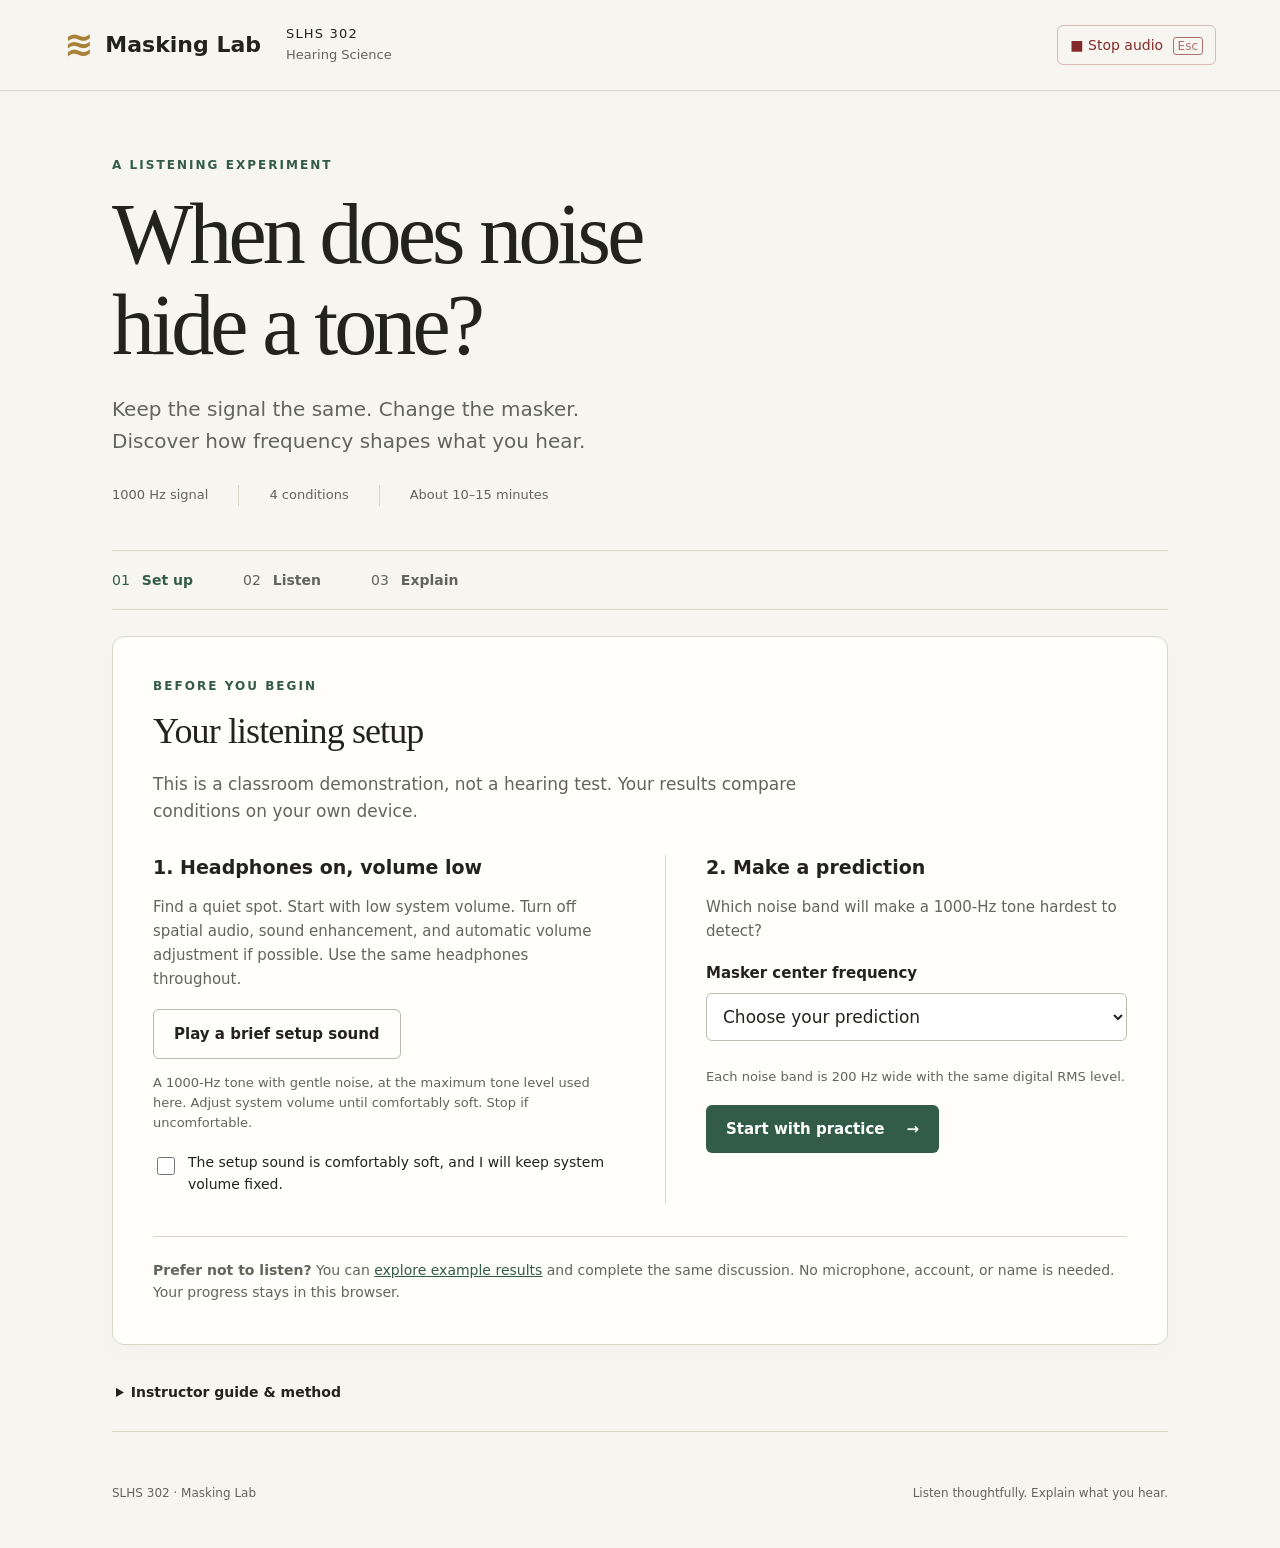
<file: source/index.html>
<!doctype html>
<html lang="en">
<head>
<meta charset="utf-8"><meta name="viewport" content="width=device-width,initial-scale=1">
<meta name="description" content="An interactive auditory masking activity for SLHS 302. Compare detection of a tone in quiet and frequency-specific noise.">
<title>Masking Lab · SLHS 302</title>
<link rel="stylesheet" href="styles.css">
<script defer src="engine.js"></script><script defer src="app.js"></script>
</head>
<body>
<a class="skip" href="#main">Skip to activity</a>
<header><a class="brand" href="./"><span class="mark" aria-hidden="true">≋</span> Masking Lab</a><span class="course">SLHS 302 <span>Hearing Science</span></span><button id="stop" class="stop" type="button">■ Stop audio <kbd>Esc</kbd></button></header>
<main id="main">
<section class="intro"><p class="eyebrow">A LISTENING EXPERIMENT</p><h1>When does noise<br>hide a tone?</h1><p class="lead">Keep the signal the same. Change the masker.<br>Discover how frequency shapes what you hear.</p><div class="facts"><span>1000 Hz signal</span><span>4 conditions</span><span>About 10–15 minutes</span></div></section>
<nav class="steps" aria-label="Activity stages"><span id="step0" aria-current="step">01 <b>Set up</b></span><span id="step1">02 <b>Listen</b></span><span id="step2">03 <b>Explain</b></span></nav>
<p id="message" class="message" role="status" aria-live="polite"></p>
<section id="setup" class="workspace">
<div class="section-heading"><p class="eyebrow">BEFORE YOU BEGIN</p><h2>Your listening setup</h2><p>This is a classroom demonstration, not a hearing test. Your results compare conditions on your own device.</p></div>
<div class="setup-grid"><div><h3>1. Headphones on, volume low</h3><p>Find a quiet spot. Start with low system volume. Turn off spatial audio, sound enhancement, and automatic volume adjustment if possible. Use the same headphones throughout.</p><button id="check" class="secondary">Play a brief setup sound</button><p class="small">A 1000-Hz tone with gentle noise, at the maximum tone level used here. Adjust system volume until comfortably soft. Stop if uncomfortable.</p><label class="check"><input id="ready" type="checkbox"> The setup sound is comfortably soft, and I will keep system volume fixed.</label></div><div><h3>2. Make a prediction</h3><p>Which noise band will make a 1000-Hz tone hardest to detect?</p><label for="prediction">Masker center frequency</label><select id="prediction"><option value="">Choose your prediction</option><option value="500">500 Hz</option><option value="1000">1000 Hz</option><option value="2000">2000 Hz</option><option value="unsure">I’m not sure yet</option></select><p class="small">Each noise band is 200 Hz wide with the same digital RMS level.</p><button id="begin" class="primary">Start with practice <span aria-hidden="true">→</span></button><button id="resume" class="secondary" hidden>Resume saved activity</button></div></div>
<aside class="note"><strong>Prefer not to listen?</strong> You can <button class="text-button" id="sample">explore example results</button> and complete the same discussion. No microphone, account, or name is needed. Your progress stays in this browser.</aside>
</section>
<section id="listen" class="workspace" hidden>
<div class="trial-head"><div><p class="eyebrow" id="phase">PRACTICE</p><h2 id="condition">Getting familiar</h2></div><div class="progress-label" id="progress"></div></div>
<progress id="progressbar" max="4" value="0" aria-label="Completed conditions"></progress>
<p id="instruction">You will hear two intervals. Only one contains the tone. Choose interval 1 or 2, even if you need to guess.</p>
<div class="intervals" aria-hidden="true"><div id="interval1"><span>01</span><b>Interval 1</b></div><div id="interval2"><span>02</span><b>Interval 2</b></div></div>
<div class="trial-actions"><button id="play" class="primary">Play trial</button><div class="responses"><button id="answer1" class="answer" disabled>Interval 1 <kbd>1</kbd></button><button id="answer2" class="answer" disabled>Interval 2 <kbd>2</kbd></button></div></div>
<p id="feedback" class="feedback" role="status" aria-live="polite">Keep your system volume fixed. The tone will change level automatically.</p><p class="small">A response starts the next trial after you press “Play trial.” No need to race. Press Esc or Stop audio to pause.</p>
</section>
<section id="results" class="workspace" hidden>
<div class="section-heading"><p class="eyebrow" id="result-tag">YOUR OBSERVATIONS</p><h2>What changed with the masker?</h2><p>Higher thresholds mean you needed a stronger tone. Compare each masked condition with quiet.</p></div>
<div id="chart" class="chart"></div><div class="table-scroll"><table><caption>Detection estimates by condition</caption><thead><tr><th scope="col">Condition</th><th scope="col">Tone level<br><small>relative dB</small></th><th scope="col">Elevation<br><small>from quiet</small></th><th scope="col">Quality</th></tr></thead><tbody id="resultrows"></tbody></table></div>
<p class="small">Relative dB means 20 log₁₀(tone RMS / 1), before the fixed output gain. These are uncalibrated digital levels, not dB SPL or dB HL. Do not compare raw thresholds across headphones. Estimates use a short adaptive procedure and can be noisy.</p>
<div class="reflection"><h3>Connect the result to an auditory filter</h3><label for="explain">Which condition caused the most masking? How does filter overlap explain it?</label><textarea id="explain" rows="3" placeholder="Use the words signal, masker, and auditory filter."></textarea><label for="limits">What might explain an unexpected result?</label><textarea id="limits" rows="2" placeholder="Consider headphone response, attention, response variability, and threshold limits."></textarea><details><summary>A question to take back to class</summary><p>To estimate critical bandwidth, keep signal frequency and noise center frequency fixed, increase noise bandwidth, and hold <strong>noise spectrum level</strong> constant. This activity instead compares center frequencies at equal bandwidth and equal total digital RMS. It does not estimate critical bandwidth or isolate upward spread of masking.</p></details></div>
<div class="result-actions"><button id="download" class="primary">Download results (.csv)</button><button id="restart" class="secondary">Start a new activity</button></div><p id="exportnote" class="small">The download includes trial responses, estimates, your prediction, and your reflections. Submit it through your class’s usual method.</p>
</section>
<details class="instructor"><summary>Instructor guide &amp; method</summary><div><h3>What students investigate</h3><p>Detection of a fixed 1000-Hz tone in quiet and with 200-Hz-wide noise centered at 500, 1000, or 2000 Hz. The on-frequency noise should generally interfere most. The off-frequency comparison does not isolate upward spread because frequency spacing and headphone response differ.</p><h3>Procedure</h3><p>Three practice trials precede a quiet block and three randomized masker blocks. Each trial contains two 650-ms intervals separated by 450 ms. The 350-ms signal begins 150 ms into one randomly selected interval. Both intervals have the same masker condition. All signals use 20-ms onset/offset ramps. Sound is identical at both ears.</p><p>A two-down/one-up staircase targets approximately 70.7% correct under standard assumptions. Two consecutive correct responses lower the tone, while an error raises it. Steps are 4 dB until two reversals, then 2 dB. Each block stops after six reversals or 36 trials. The estimate averages the last four reversal levels, only when all six reversals occur. Limits are −66 to −12 relative dB. Bounds and incomplete runs are flagged.</p><h3>Levels and synthesis</h3><p>Noise is synthesized with an inverse FFT, complex Gaussian frequency bins, conjugate symmetry, and a 200-Hz rectangular passband. The finite FFT gives approximate band edges. Noise RMS is normalized to 0.04 before ramps. The fixed master gain is 0.18. Browser and hardware volume remain uncalibrated. The setup sound uses the maximum signal level, so students establish comfort before trials begin. No automatic output-gain changes occur.</p><h3>Class plan</h3><p>Allow 3 minutes for setup and prediction, 10–15 minutes for trials, and 5–10 minutes for discussion. Use the example-data route for students who do not listen. Collect CSVs through Brightspace. No results are sent to a server.</p><p>Implementation reference: <a href="https://www.w3.org/TR/webaudio/" target="_blank" rel="noopener">W3C Web Audio specification</a>. Teaching context: supplied SLHS 302 masking slides and Spring 2025 final exam.</p></div></details>
<footer><span>SLHS 302 · Masking Lab</span><span>Listen thoughtfully. Explain what you hear.</span></footer>
</main>
</body></html>
</file>
<file: style.css>
:root{--ink:#173b3c;--paper:#f4f1e9;--teal:#17675e;--muted:#506464;--line:#c9d3c9;--orange:#e4a36e}*{box-sizing:border-box}html{scroll-behavior:smooth;scroll-padding-top:20px}body{margin:0;background:var(--paper);color:var(--ink);font:17px/1.6 system-ui,-apple-system,sans-serif}header,main,footer{max-width:1220px;margin:auto}header{display:flex;justify-content:space-between;align-items:center;padding:28px 32px;border-bottom:1px solid var(--line);font-size:11px;letter-spacing:1.6px}.brand{font-size:17px;font-weight:800;color:var(--ink);text-decoration:none}.hero{padding:70px 32px 54px;background:radial-gradient(ellipse at 90% 40%,#dbe5d5 0,transparent 50%)}.eyebrow{font-size:11px;font-weight:800;letter-spacing:2px}h1{font-family:Georgia,serif;font-size:clamp(50px,7vw,92px);font-weight:400;line-height:1.05;letter-spacing:-3px;margin:22px 0}h1 em{color:var(--teal)}.intro{font-size:20px;max-width:700px;line-height:1.55}.chips{display:flex;gap:12px;flex-wrap:wrap;margin-top:30px}.chips span{border:1px solid var(--line);border-radius:30px;padding:6px 14px;font-size:12px}.setup{margin:0 32px 32px;padding:30px;background:#e2e9de;border-radius:8px;display:grid;grid-template-columns:1.1fr 1fr;gap:40px}h2{font:400 36px/1.2 Georgia,serif;margin:5px 0 20px}h3{font:400 25px Georgia,serif}.setup h2{font-size:28px}p{margin:12px 0 22px}nav{display:flex;flex-wrap:wrap;gap:8px;padding:18px 32px;border-block:1px solid var(--line)}nav a{color:var(--ink);font-size:13px;padding:10px 13px;text-decoration:none;border-radius:5px}nav a:hover{background:#dde7db}.activity{padding:56px 32px;border-bottom:1px solid var(--line)}.sectionhead{display:flex;align-items:center;gap:22px;margin-bottom:25px}.sectionhead h2{margin:3px 0}.sectionhead p{margin:0}.num{font:italic 40px Georgia,serif;color:var(--teal);border:1px solid var(--line);border-radius:50%;width:76px;height:76px;display:grid;place-items:center;flex-shrink:0}.grid{display:grid;grid-template-columns:1fr 1fr;gap:54px}label{display:block;font-size:14px;font-weight:650;margin:18px 0 8px}input:not([type=checkbox]),select,textarea{display:block;width:100%;padding:11px;border:1px solid #9eaead;border-radius:5px;font:inherit;color:var(--ink);background:#fffcf6;margin-top:7px}input[type=range]{padding:0;accent-color:var(--teal)}input[type=checkbox]{width:20px;height:20px;accent-color:var(--teal);flex-shrink:0}.check{display:flex;align-items:center;gap:10px}output{float:right;font-weight:400}button{background:var(--teal);color:#fff;border:1px solid var(--teal);font:600 14px system-ui;padding:12px 16px;border-radius:5px;cursor:pointer;margin:8px 6px 8px 0;min-height:44px}button:hover{background:#124d47}button:disabled{opacity:.5;cursor:default}.stop{background:#854530;border-color:#854530}.buttons{display:flex;flex-wrap:wrap;gap:4px}.readout{padding:30px;background:#e5eade;border:1px solid #cbd7c6;border-radius:8px;margin:16px 0;min-height:150px}.big{font:60px Georgia,serif}.note{font-size:15px;background:#f0e3d3;border-left:3px solid #ab6d3c;padding:17px 20px;margin:22px 0}.small{font-size:13px;color:var(--muted)}.closing{padding:54px 32px}.closing p{max-width:800px}a{color:var(--teal)}details{padding:15px;border:1px solid var(--line);border-radius:5px}summary{cursor:pointer;font-size:14px}footer{padding:25px 32px 70px;border-top:1px solid var(--line);font-size:12px;display:flex;justify-content:space-between}#globalStatus{position:fixed;bottom:0;left:0;width:100%;background:var(--ink);color:white;font-size:13px;padding:10px 24px;z-index:5}*:focus-visible{outline:3px solid #bd6427;outline-offset:4px}hr{border:0;border-top:1px solid var(--line);margin:28px 0}table{border-collapse:collapse;width:100%;font-size:14px}td,th{text-align:left;padding:10px;border-bottom:1px solid var(--line)}[hidden]{display:none!important}@media(max-width:760px){.grid,.setup{grid-template-columns:1fr;gap:20px}.hero{padding-top:40px}header span{display:none}.activity{padding:38px 22px}.setup{margin:0 20px 22px;padding:22px}.num{width:56px;height:56px;font-size:28px}h2{font-size:30px}.sectionhead{gap:14px}nav{padding:12px}footer{gap:20px}}
@media(prefers-reduced-motion:reduce){html{scroll-behavior:auto}}

.try{background:#e9ede2;border:1px solid var(--line);border-radius:8px;padding:22px 26px;margin-top:28px}.try h3{margin-top:0}.try li{margin:12px 0}.try ol{padding-left:24px}.try p:last-child{margin-bottom:0}
</file>
<file: media/style.css>
:root{--ink:#173b3c;--paper:#f4f1e9;--teal:#17675e;--muted:#506464;--line:#c9d3c9;--orange:#e4a36e}*{box-sizing:border-box}html{scroll-behavior:smooth;scroll-padding-top:20px}body{margin:0;background:var(--paper);color:var(--ink);font:17px/1.6 system-ui,-apple-system,sans-serif}header,main,footer{max-width:1220px;margin:auto}header{display:flex;justify-content:space-between;align-items:center;padding:28px 32px;border-bottom:1px solid var(--line);font-size:11px;letter-spacing:1.6px}.brand{font-size:17px;font-weight:800;color:var(--ink);text-decoration:none}.hero{padding:70px 32px 54px;background:radial-gradient(ellipse at 90% 40%,#dbe5d5 0,transparent 50%)}.eyebrow{font-size:11px;font-weight:800;letter-spacing:2px}h1{font-family:Georgia,serif;font-size:clamp(50px,7vw,92px);font-weight:400;line-height:1.05;letter-spacing:-3px;margin:22px 0}h1 em{color:var(--teal)}.intro{font-size:20px;max-width:700px;line-height:1.55}.chips{display:flex;gap:12px;flex-wrap:wrap;margin-top:30px}.chips span{border:1px solid var(--line);border-radius:30px;padding:6px 14px;font-size:12px}.setup{margin:0 32px 32px;padding:30px;background:#e2e9de;border-radius:8px;display:grid;grid-template-columns:1.1fr 1fr;gap:40px}h2{font:400 36px/1.2 Georgia,serif;margin:5px 0 20px}h3{font:400 25px Georgia,serif}.setup h2{font-size:28px}p{margin:12px 0 22px}nav{display:flex;flex-wrap:wrap;gap:8px;padding:18px 32px;border-block:1px solid var(--line)}nav a{color:var(--ink);font-size:13px;padding:10px 13px;text-decoration:none;border-radius:5px}nav a:hover{background:#dde7db}.activity{padding:56px 32px;border-bottom:1px solid var(--line)}.sectionhead{display:flex;align-items:center;gap:22px;margin-bottom:25px}.sectionhead h2{margin:3px 0}.sectionhead p{margin:0}.num{font:italic 40px Georgia,serif;color:var(--teal);border:1px solid var(--line);border-radius:50%;width:76px;height:76px;display:grid;place-items:center;flex-shrink:0}.grid{display:grid;grid-template-columns:1fr 1fr;gap:54px}label{display:block;font-size:14px;font-weight:650;margin:18px 0 8px}input:not([type=checkbox]),select,textarea{display:block;width:100%;padding:11px;border:1px solid #9eaead;border-radius:5px;font:inherit;color:var(--ink);background:#fffcf6;margin-top:7px}input[type=range]{padding:0;accent-color:var(--teal)}input[type=checkbox]{width:20px;height:20px;accent-color:var(--teal);flex-shrink:0}.check{display:flex;align-items:center;gap:10px}output{float:right;font-weight:400}button{background:var(--teal);color:#fff;border:1px solid var(--teal);font:600 14px system-ui;padding:12px 16px;border-radius:5px;cursor:pointer;margin:8px 6px 8px 0;min-height:44px}button:hover{background:#124d47}button:disabled{opacity:.5;cursor:default}.stop{background:#854530;border-color:#854530}.buttons{display:flex;flex-wrap:wrap;gap:4px}.readout{padding:30px;background:#e5eade;border:1px solid #cbd7c6;border-radius:8px;margin:16px 0;min-height:150px}.big{font:60px Georgia,serif}.note{font-size:15px;background:#f0e3d3;border-left:3px solid #ab6d3c;padding:17px 20px;margin:22px 0}.small{font-size:13px;color:var(--muted)}.closing{padding:54px 32px}.closing p{max-width:800px}a{color:var(--teal)}details{padding:15px;border:1px solid var(--line);border-radius:5px}summary{cursor:pointer;font-size:14px}footer{padding:25px 32px 70px;border-top:1px solid var(--line);font-size:12px;display:flex;justify-content:space-between}#globalStatus{position:fixed;bottom:0;left:0;width:100%;background:var(--ink);color:white;font-size:13px;padding:10px 24px;z-index:5}*:focus-visible{outline:3px solid #bd6427;outline-offset:4px}hr{border:0;border-top:1px solid var(--line);margin:28px 0}table{border-collapse:collapse;width:100%;font-size:14px}td,th{text-align:left;padding:10px;border-bottom:1px solid var(--line)}[hidden]{display:none!important}@media(max-width:760px){.grid,.setup{grid-template-columns:1fr;gap:20px}.hero{padding-top:40px}header span{display:none}.activity{padding:38px 22px}.setup{margin:0 20px 22px;padding:22px}.num{width:56px;height:56px;font-size:28px}h2{font-size:30px}.sectionhead{gap:14px}nav{padding:12px}footer{gap:20px}}
@media(prefers-reduced-motion:reduce){html{scroll-behavior:auto}}

.try{background:#e9ede2;border:1px solid var(--line);border-radius:8px;padding:22px 26px;margin-top:28px}.try h3{margin-top:0}.try li{margin:12px 0}.try ol{padding-left:24px}.try p:last-child{margin-bottom:0}
</file>
<file: source/styles.css>
:root{--ink:#22231f;--paper:#f7f5ef;--gold:#aa8138;--line:#d8d5c9;--muted:#62655b;--green:#335c48;--soft:#e8ede6;--red:#a33131}*{box-sizing:border-box}body{margin:0;background:var(--paper);color:var(--ink);font:17px/1.6 system-ui,-apple-system,BlinkMacSystemFont,"Segoe UI",sans-serif}button,input,select,textarea{font:inherit}button,a,input,select,textarea,summary{touch-action:manipulation}button{cursor:pointer;border:0}button:disabled{opacity:.45;cursor:default}button:focus-visible,a:focus-visible,input:focus-visible,textarea:focus-visible,select:focus-visible,summary:focus-visible{outline:3px solid #2864b7;outline-offset:4px}header{max-width:1400px;margin:auto;padding:24px 5%;display:flex;align-items:center;gap:25px;border-bottom:1px solid var(--line)}.brand{font-weight:750;font-size:22px;text-decoration:none;color:inherit;display:flex;align-items:center;gap:12px}.mark{color:var(--gold);font-size:35px;line-height:1}.course{font-size:13px;letter-spacing:.09em}.course span{display:block;letter-spacing:0;color:var(--muted)}.stop{margin-left:auto;border:1px solid #d7bbb6;border-radius:6px;background:transparent;color:#842a2a;padding:8px 12px;font-size:14px}kbd{font:12px system-ui;border:1px solid currentColor;border-radius:3px;padding:1px 4px;opacity:.65;margin-left:5px}main{max-width:1120px;padding:0 32px;margin:auto}.intro{padding:65px 0 44px;position:relative}.eyebrow{font-size:12px;font-weight:750;letter-spacing:.17em;color:var(--green);margin:0 0 14px}h1{font-family:Georgia,"Times New Roman",serif;font-size:clamp(48px,7.5vw,86px);font-weight:400;line-height:1.06;letter-spacing:-.045em;margin:0 0 22px}h2{font-family:Georgia,"Times New Roman",serif;font-size:36px;line-height:1.17;font-weight:400;letter-spacing:-.025em;margin:0 0 18px}h3{font-size:19px;line-height:1.35;margin:0 0 14px}p{margin:0 0 18px}.lead{font-size:20px;line-height:1.6;color:var(--muted)}.facts{display:flex;gap:30px;margin-top:28px;font-size:13px;color:var(--muted)}.facts span+span{border-left:1px solid var(--line);padding-left:30px}.steps{display:flex;border-top:1px solid var(--line);border-bottom:1px solid var(--line);padding:18px 0;gap:50px;color:var(--muted);font-size:14px}.steps span{display:flex;gap:12px}.steps [aria-current]{color:var(--green)}.steps b{font-weight:650}.workspace{background:#fffefb;border:1px solid var(--line);border-radius:12px;padding:40px;margin-top:26px;box-shadow:0 7px 28px #28291d04}.section-heading{max-width:720px;margin-bottom:30px}.section-heading p:last-child{color:var(--muted)}.setup-grid{display:grid;grid-template-columns:1fr 1fr;gap:50px}.setup-grid>div+div{border-left:1px solid var(--line);padding-left:40px}.setup-grid p{font-size:15px;color:var(--muted)}label{display:block;font-size:15px;font-weight:550;margin:16px 0 8px}select,textarea{width:100%;background:white;color:var(--ink);padding:12px;border:1px solid #bbbfb3;border-radius:6px}select{margin-bottom:12px}.check{display:flex;align-items:flex-start;gap:10px;font-size:14px;font-weight:400}.check input{margin-top:6px;width:18px;height:18px;flex-shrink:0;accent-color:var(--green)}.primary,.secondary,.answer{padding:12px 20px;border-radius:6px;font-weight:650;font-size:15px;display:inline-flex;justify-content:center;align-items:center;gap:22px;min-height:48px}.primary{background:var(--green);color:white}.primary:hover:not(:disabled){background:#224733}.secondary{background:transparent;border:1px solid #b7baaf;color:var(--ink)}.secondary:hover:not(:disabled){background:#f0f1e9}.small{font-size:13px!important;color:var(--muted);margin-top:14px;line-height:1.55}.note{margin-top:32px;border-top:1px solid var(--line);padding-top:22px;font-size:14px;color:var(--muted)}.text-button{background:transparent;color:var(--green);text-decoration:underline;padding:0}.trial-head{display:flex;align-items:center;justify-content:space-between;gap:20px}.progress-label{font-size:14px;color:var(--muted)}progress{width:100%;height:5px;border:0;accent-color:var(--green);margin:0 0 24px}progress::-webkit-progress-bar{background:#e7e8e0}progress::-webkit-progress-value{background:var(--green)}.intervals{display:grid;grid-template-columns:1fr 1fr;gap:24px;margin:30px 0}.intervals>div{border:1px solid var(--line);border-radius:8px;padding:25px;background:#f8f8f2;transition:background .1s}.intervals span{display:block;font:44px Georgia,serif;color:#8d9284}.intervals b{font-size:14px;font-weight:500}.intervals .active{background:#dae8da;border-color:var(--green)}.intervals .active span{color:var(--green)}.trial-actions{display:flex;gap:22px;align-items:center;flex-wrap:wrap}.responses{display:flex;gap:12px}.answer{background:#ebece3;color:var(--ink);border:1px solid #cdd1c2}.answer:hover:not(:disabled){background:#dce5d6}.feedback{margin:24px 0 8px;color:var(--green);min-height:28px}.message{padding:0;margin:0}.message:not(:empty){padding:15px 0;color:#8d2e2e}table{border-collapse:collapse;width:100%;font-size:15px}th,td{padding:15px;text-align:left;border-bottom:1px solid var(--line)}th{font-weight:650;background:#f0f1e9}th small{font-weight:400;color:var(--muted)}caption{text-align:left;font-size:14px;padding:0 0 10px;color:var(--muted)}.table-scroll{overflow-x:auto}.chart{margin:0 0 28px}.bar-row{display:grid;grid-template-columns:150px 1fr 90px;align-items:center;gap:16px;font-size:14px;margin:14px 0}.bar-track{background:#eceee6;height:25px;border-radius:3px;overflow:hidden}.bar{height:100%;background:var(--green)}.bar-row:first-child .bar{background:#aa8138}.chart-title{font-size:13px;color:var(--muted);margin-bottom:20px}.reflection{margin-top:32px;border-top:1px solid var(--line);padding-top:28px}textarea{resize:vertical;font-size:15px}details{font-size:14px;margin-top:26px}summary{cursor:pointer;font-weight:650;padding:8px 0}details p{margin-top:16px;color:var(--muted)}.result-actions{display:flex;gap:14px;flex-wrap:wrap;margin-top:30px}.instructor{margin:28px 0;border-bottom:1px solid var(--line);padding:0 4px 20px}.instructor>div{max-width:850px;padding:20px 0}.instructor h3{margin-top:25px}.instructor a{color:var(--green)}footer{display:flex;justify-content:space-between;font-size:12px;color:var(--muted);padding:24px 0 45px;gap:20px}.skip{position:absolute;left:-999px}.skip:focus{left:10px;top:10px;background:white;padding:10px;z-index:10}[hidden]{display:none!important}@media(max-width:700px){header{padding:16px 20px;gap:10px}.course{display:none}.stop{font-size:12px;padding:8px}.stop kbd{display:none}main{padding:0 20px}.intro{padding:40px 0 30px}.facts{gap:12px;flex-wrap:wrap}.facts span+span{padding-left:12px}.steps{gap:25px}.workspace{padding:25px 20px}.setup-grid{grid-template-columns:1fr;gap:32px}.setup-grid>div+div{padding:28px 0 0;border-left:0;border-top:1px solid var(--line)}h2{font-size:30px}.trial-head{align-items:flex-start;flex-direction:column;gap:0}.intervals{gap:12px}.intervals>div{padding:18px}.responses{width:100%}.answer{flex:1;padding:12px 8px;gap:5px}.bar-row{grid-template-columns:110px 1fr 65px;gap:8px;font-size:12px}th,td{padding:10px;min-width:100px}footer{flex-direction:column;gap:4px}}@media(prefers-reduced-motion:reduce){*{transition:none!important;scroll-behavior:auto!important}}@media print{header,.intro,.steps,#setup,#listen,.instructor,.result-actions,footer{display:none!important}#results{display:block!important;border:0;box-shadow:none}main{max-width:none;padding:0}.workspace{padding:10px}.bar{-webkit-print-color-adjust:exact;print-color-adjust:exact}}

header{position:sticky;top:0;z-index:20;background:var(--paper)}
</file>
